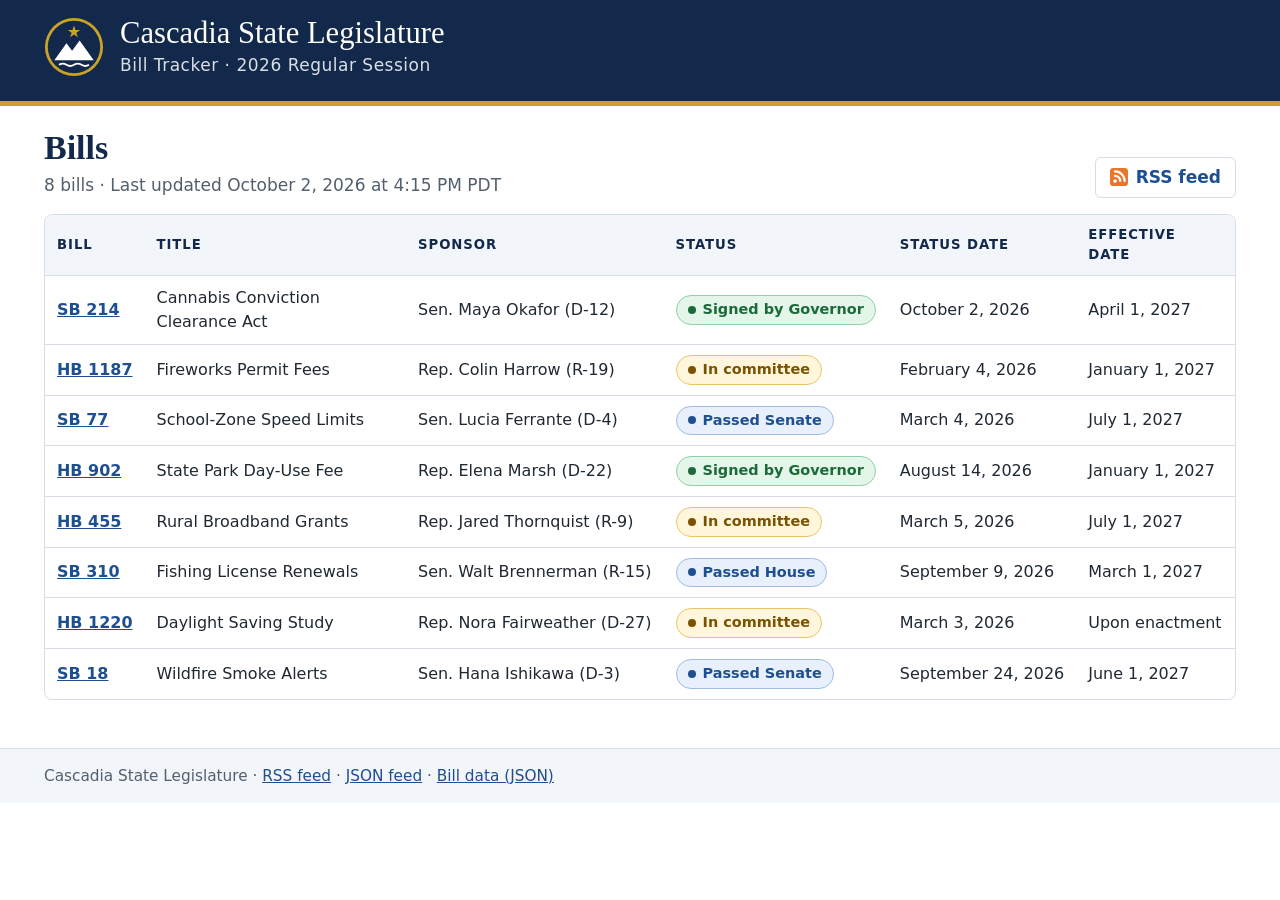
<file: index.html>
<!doctype html>
<html lang="en">
<head>
<meta charset="utf-8">
<meta name="viewport" content="width=device-width, initial-scale=1">
<title>Bill Tracker · 2026 Regular Session · Cascadia State Legislature</title>
<link rel="icon" href="data:image/svg+xml,%3Csvg%20xmlns%3D%22http%3A//www.w3.org/2000/svg%22%20viewBox%3D%220%200%2064%2064%22%20aria-hidden%3D%22true%22%3E%3Ccircle%20cx%3D%2232%22%20cy%3D%2232%22%20r%3D%2231%22%20fill%3D%22%23c9a227%22/%3E%3Ccircle%20cx%3D%2232%22%20cy%3D%2232%22%20r%3D%2228%22%20fill%3D%22%2313294b%22/%3E%3Cpolygon%20points%3D%2232%2C9%2033.57%2C13.84%2038.66%2C13.84%2034.54%2C16.83%2036.11%2C21.66%2032%2C18.67%2027.89%2C21.66%2029.46%2C16.83%2025.34%2C13.84%2030.43%2C13.84%22%20fill%3D%22%23c9a227%22/%3E%3Cpath%20d%3D%22M11%2046%2024%2028l6%208%208-11%2015%2021z%22%20fill%3D%22%23fff%22/%3E%3Cpath%20d%3D%22M16%2051q4-2.5%208%200t8%200%208%200%208%200%22%20fill%3D%22none%22%20stroke%3D%22%23fff%22%20stroke-width%3D%222%22/%3E%3C/svg%3E">
<link rel="stylesheet" href="assets/site.css">
<link rel="alternate" type="application/rss+xml" title="Cascadia Legislature · Bill Tracker" href="bills/feed.rss">
</head>
<body>
<header class="site-header">
  <div class="wrap">
    <a class="brand" href="index.html">
      <span class="seal"><svg xmlns="http://www.w3.org/2000/svg" viewBox="0 0 64 64" aria-hidden="true"><circle cx="32" cy="32" r="31" fill="#c9a227"/><circle cx="32" cy="32" r="28" fill="#13294b"/><polygon points="32,9 33.57,13.84 38.66,13.84 34.54,16.83 36.11,21.66 32,18.67 27.89,21.66 29.46,16.83 25.34,13.84 30.43,13.84" fill="#c9a227"/><path d="M11 46 24 28l6 8 8-11 15 21z" fill="#fff"/><path d="M16 51q4-2.5 8 0t8 0 8 0 8 0" fill="none" stroke="#fff" stroke-width="2"/></svg></span>
      <span>
        <span class="brand-name">Cascadia State Legislature</span>
        <span class="brand-sub">Bill Tracker · 2026 Regular Session</span>
      </span>
    </a>
  </div>
</header>
<main class="wrap">
<div class="toolbar">
  <div>
    <h1>Bills</h1>
    <p class="updated">8 bills · Last updated <time datetime="2026-10-02T16:15:44-07:00">October 2, 2026 at 4:15 PM PDT</time></p>
  </div>
  <a class="feed-link" href="bills/feed.rss"><svg viewBox="0 0 16 16" aria-hidden="true"><rect width="16" height="16" rx="3" fill="#e8772e"/><circle cx="4.5" cy="11.5" r="1.6" fill="#fff"/><path d="M4.5 7a4.5 4.5 0 0 1 4.5 4.5M4.5 3a8.5 8.5 0 0 1 8.5 8.5" fill="none" stroke="#fff" stroke-width="2" stroke-linecap="round"/></svg>RSS feed</a>
</div>
<div class="table-wrap">
  <table>
    <thead>
      <tr><th scope="col">Bill</th><th scope="col">Title</th><th scope="col">Sponsor</th><th scope="col">Status</th><th scope="col">Status date</th><th scope="col">Effective date</th></tr>
    </thead>
    <tbody>
      <tr>
        <td class="bill-id"><a href="bills/sb-214.html">SB 214</a></td>
        <td>Cannabis Conviction Clearance Act</td>
        <td class="nowrap">Sen. Maya Okafor (D-12)</td>
        <td><span class="pill pill-signed-by-governor">Signed by Governor</span></td>
        <td class="nowrap">October 2, 2026</td>
        <td class="nowrap">April 1, 2027</td>
      </tr>
      <tr>
        <td class="bill-id"><a href="bills/hb-1187.html">HB 1187</a></td>
        <td>Fireworks Permit Fees</td>
        <td class="nowrap">Rep. Colin Harrow (R-19)</td>
        <td><span class="pill pill-in-committee">In committee</span></td>
        <td class="nowrap">February 4, 2026</td>
        <td class="nowrap">January 1, 2027</td>
      </tr>
      <tr>
        <td class="bill-id"><a href="bills/sb-77.html">SB 77</a></td>
        <td>School-Zone Speed Limits</td>
        <td class="nowrap">Sen. Lucia Ferrante (D-4)</td>
        <td><span class="pill pill-passed-senate">Passed Senate</span></td>
        <td class="nowrap">March 4, 2026</td>
        <td class="nowrap">July 1, 2027</td>
      </tr>
      <tr>
        <td class="bill-id"><a href="bills/hb-902.html">HB 902</a></td>
        <td>State Park Day-Use Fee</td>
        <td class="nowrap">Rep. Elena Marsh (D-22)</td>
        <td><span class="pill pill-signed-by-governor">Signed by Governor</span></td>
        <td class="nowrap">August 14, 2026</td>
        <td class="nowrap">January 1, 2027</td>
      </tr>
      <tr>
        <td class="bill-id"><a href="bills/hb-455.html">HB 455</a></td>
        <td>Rural Broadband Grants</td>
        <td class="nowrap">Rep. Jared Thornquist (R-9)</td>
        <td><span class="pill pill-in-committee">In committee</span></td>
        <td class="nowrap">March 5, 2026</td>
        <td class="nowrap">July 1, 2027</td>
      </tr>
      <tr>
        <td class="bill-id"><a href="bills/sb-310.html">SB 310</a></td>
        <td>Fishing License Renewals</td>
        <td class="nowrap">Sen. Walt Brennerman (R-15)</td>
        <td><span class="pill pill-passed-house">Passed House</span></td>
        <td class="nowrap">September 9, 2026</td>
        <td class="nowrap">March 1, 2027</td>
      </tr>
      <tr>
        <td class="bill-id"><a href="bills/hb-1220.html">HB 1220</a></td>
        <td>Daylight Saving Study</td>
        <td class="nowrap">Rep. Nora Fairweather (D-27)</td>
        <td><span class="pill pill-in-committee">In committee</span></td>
        <td class="nowrap">March 3, 2026</td>
        <td class="nowrap">Upon enactment</td>
      </tr>
      <tr>
        <td class="bill-id"><a href="bills/sb-18.html">SB 18</a></td>
        <td>Wildfire Smoke Alerts</td>
        <td class="nowrap">Sen. Hana Ishikawa (D-3)</td>
        <td><span class="pill pill-passed-senate">Passed Senate</span></td>
        <td class="nowrap">September 24, 2026</td>
        <td class="nowrap">June 1, 2027</td>
      </tr>
    </tbody>
  </table>
</div>
</main>
<footer class="site-footer">
  <div class="wrap">
    <p>Cascadia State Legislature · <a href="bills/feed.rss">RSS feed</a> · <a href="bills/feed.json">JSON feed</a> · <a href="bills/index.json">Bill data (JSON)</a></p>
  </div>
</footer>
</body>
</html>
</file>
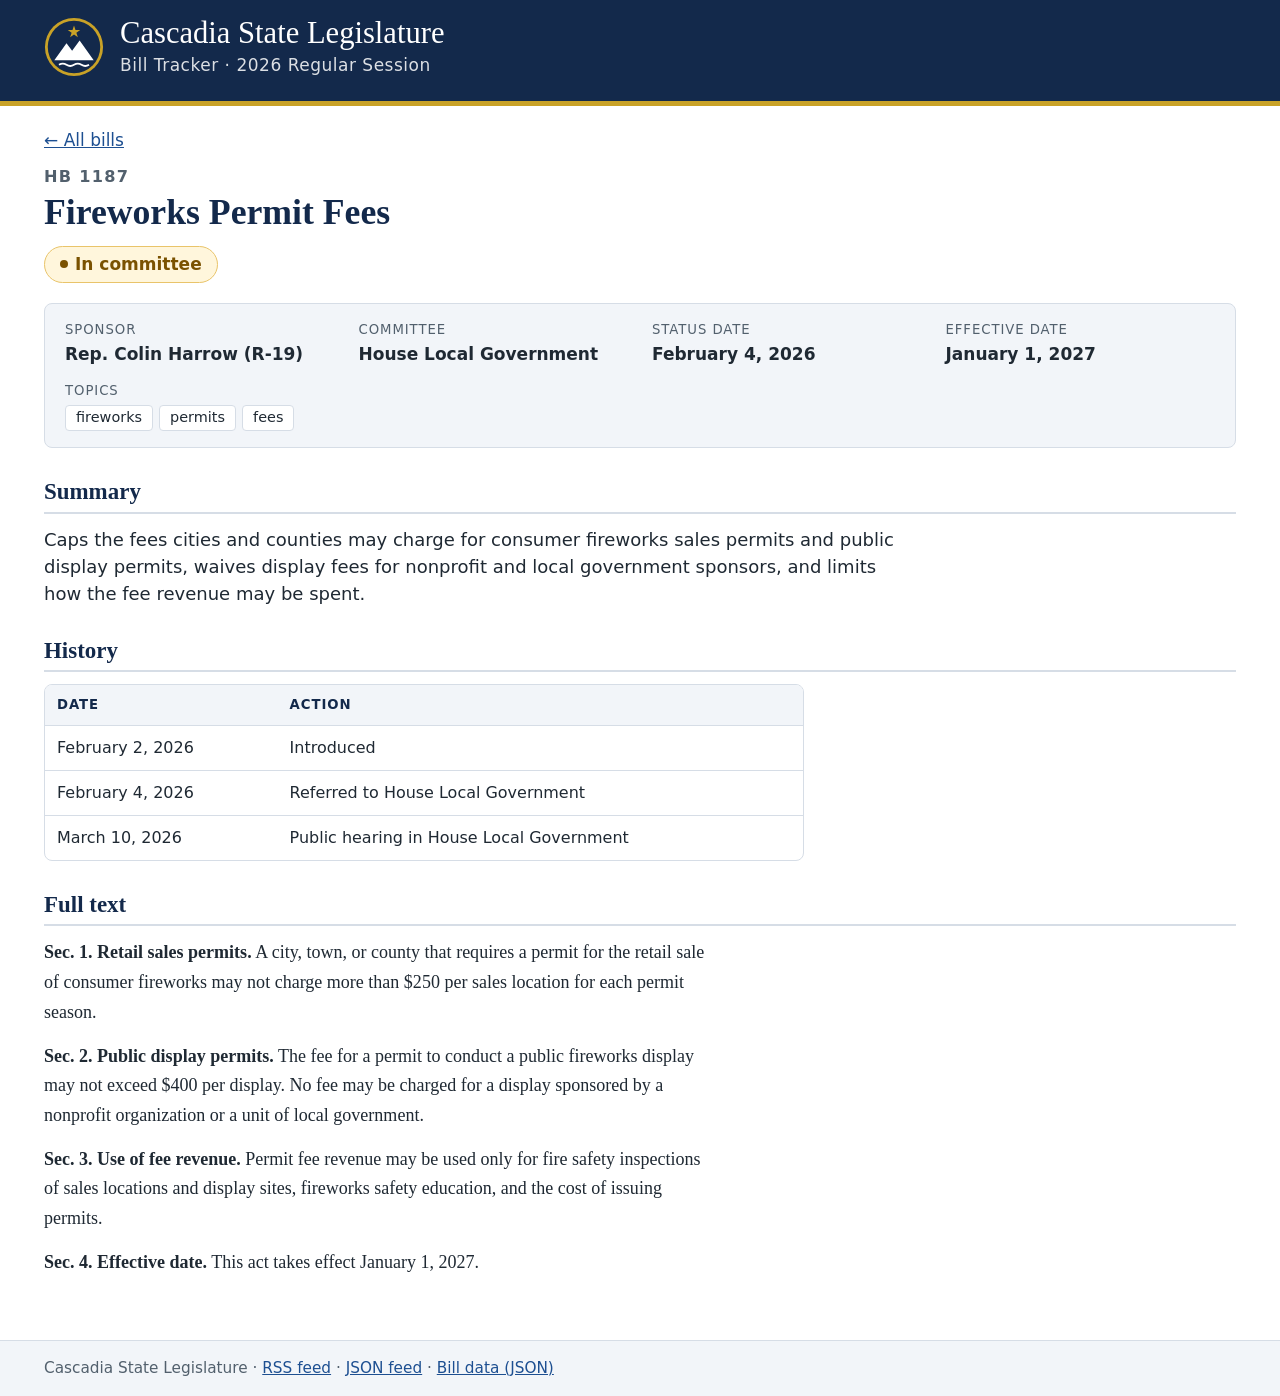
<file: bills/hb-1187.html>
<!doctype html>
<html lang="en">
<head>
<meta charset="utf-8">
<meta name="viewport" content="width=device-width, initial-scale=1">
<title>HB 1187 · Fireworks Permit Fees · Cascadia State Legislature</title>
<link rel="icon" href="data:image/svg+xml,%3Csvg%20xmlns%3D%22http%3A//www.w3.org/2000/svg%22%20viewBox%3D%220%200%2064%2064%22%20aria-hidden%3D%22true%22%3E%3Ccircle%20cx%3D%2232%22%20cy%3D%2232%22%20r%3D%2231%22%20fill%3D%22%23c9a227%22/%3E%3Ccircle%20cx%3D%2232%22%20cy%3D%2232%22%20r%3D%2228%22%20fill%3D%22%2313294b%22/%3E%3Cpolygon%20points%3D%2232%2C9%2033.57%2C13.84%2038.66%2C13.84%2034.54%2C16.83%2036.11%2C21.66%2032%2C18.67%2027.89%2C21.66%2029.46%2C16.83%2025.34%2C13.84%2030.43%2C13.84%22%20fill%3D%22%23c9a227%22/%3E%3Cpath%20d%3D%22M11%2046%2024%2028l6%208%208-11%2015%2021z%22%20fill%3D%22%23fff%22/%3E%3Cpath%20d%3D%22M16%2051q4-2.5%208%200t8%200%208%200%208%200%22%20fill%3D%22none%22%20stroke%3D%22%23fff%22%20stroke-width%3D%222%22/%3E%3C/svg%3E">
<link rel="stylesheet" href="../assets/site.css">
<link rel="alternate" type="application/rss+xml" title="Cascadia Legislature · Bill Tracker" href="../bills/feed.rss">
</head>
<body>
<header class="site-header">
  <div class="wrap">
    <a class="brand" href="../index.html">
      <span class="seal"><svg xmlns="http://www.w3.org/2000/svg" viewBox="0 0 64 64" aria-hidden="true"><circle cx="32" cy="32" r="31" fill="#c9a227"/><circle cx="32" cy="32" r="28" fill="#13294b"/><polygon points="32,9 33.57,13.84 38.66,13.84 34.54,16.83 36.11,21.66 32,18.67 27.89,21.66 29.46,16.83 25.34,13.84 30.43,13.84" fill="#c9a227"/><path d="M11 46 24 28l6 8 8-11 15 21z" fill="#fff"/><path d="M16 51q4-2.5 8 0t8 0 8 0 8 0" fill="none" stroke="#fff" stroke-width="2"/></svg></span>
      <span>
        <span class="brand-name">Cascadia State Legislature</span>
        <span class="brand-sub">Bill Tracker · 2026 Regular Session</span>
      </span>
    </a>
  </div>
</header>
<main class="wrap">
<p class="crumbs"><a href="../index.html">← All bills</a></p>
<h1 class="bill-title"><span class="eyebrow">HB 1187</span> Fireworks Permit Fees</h1>
<p class="status-line"><span class="pill pill-in-committee">In committee</span></p>
<dl class="meta">
  <div><dt>Sponsor</dt><dd>Rep. Colin Harrow (R-19)</dd></div>
  <div><dt>Committee</dt><dd>House Local Government</dd></div>
  <div><dt>Status date</dt><dd>February 4, 2026</dd></div>
  <div><dt>Effective date</dt><dd>January 1, 2027</dd></div>
  <div class="topics"><dt>Topics</dt><dd><ul class="tags"><li>fireworks</li><li>permits</li><li>fees</li></ul></dd></div>
</dl>
<h2>Summary</h2>
<p class="summary">Caps the fees cities and counties may charge for consumer fireworks sales permits and public display permits, waives display fees for nonprofit and local government sponsors, and limits how the fee revenue may be spent.</p>
<h2>History</h2>
<div class="table-wrap history">
  <table>
    <thead><tr><th scope="col">Date</th><th scope="col">Action</th></tr></thead>
    <tbody>
      <tr><td class="nowrap">February 2, 2026</td><td>Introduced</td></tr>
      <tr><td class="nowrap">February 4, 2026</td><td>Referred to House Local Government</td></tr>
      <tr><td class="nowrap">March 10, 2026</td><td>Public hearing in House Local Government</td></tr>
    </tbody>
  </table>
</div>
<h2>Full text</h2>
<div class="full-text">
  <p id="sec-1"><strong>Sec. 1. Retail sales permits.</strong> A city, town, or county that requires a permit for the retail sale of consumer fireworks may not charge more than $250 per sales location for each permit season.</p>
  <p id="sec-2"><strong>Sec. 2. Public display permits.</strong> The fee for a permit to conduct a public fireworks display may not exceed $400 per display. No fee may be charged for a display sponsored by a nonprofit organization or a unit of local government.</p>
  <p id="sec-3"><strong>Sec. 3. Use of fee revenue.</strong> Permit fee revenue may be used only for fire safety inspections of sales locations and display sites, fireworks safety education, and the cost of issuing permits.</p>
  <p id="sec-4"><strong>Sec. 4. Effective date.</strong> This act takes effect January 1, 2027.</p>
</div>
</main>
<footer class="site-footer">
  <div class="wrap">
    <p>Cascadia State Legislature · <a href="../bills/feed.rss">RSS feed</a> · <a href="../bills/feed.json">JSON feed</a> · <a href="../bills/index.json">Bill data (JSON)</a></p>
  </div>
</footer>
</body>
</html>
</file>
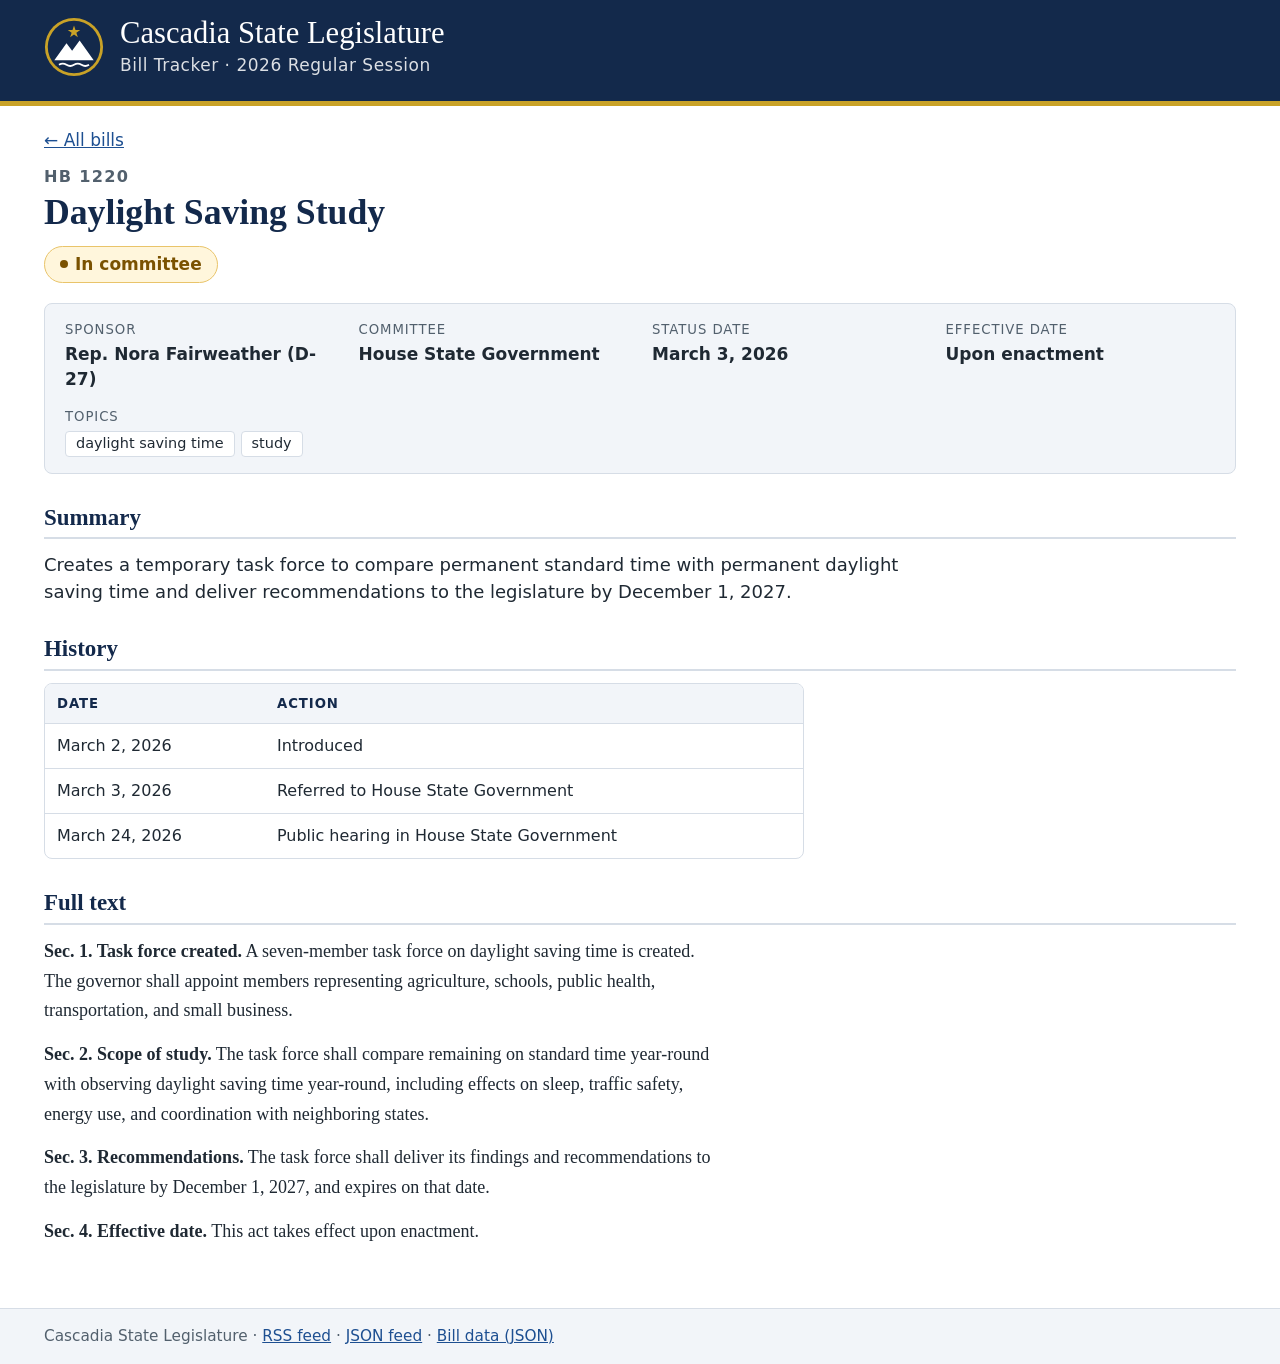
<file: bills/hb-1220.html>
<!doctype html>
<html lang="en">
<head>
<meta charset="utf-8">
<meta name="viewport" content="width=device-width, initial-scale=1">
<title>HB 1220 · Daylight Saving Study · Cascadia State Legislature</title>
<link rel="icon" href="data:image/svg+xml,%3Csvg%20xmlns%3D%22http%3A//www.w3.org/2000/svg%22%20viewBox%3D%220%200%2064%2064%22%20aria-hidden%3D%22true%22%3E%3Ccircle%20cx%3D%2232%22%20cy%3D%2232%22%20r%3D%2231%22%20fill%3D%22%23c9a227%22/%3E%3Ccircle%20cx%3D%2232%22%20cy%3D%2232%22%20r%3D%2228%22%20fill%3D%22%2313294b%22/%3E%3Cpolygon%20points%3D%2232%2C9%2033.57%2C13.84%2038.66%2C13.84%2034.54%2C16.83%2036.11%2C21.66%2032%2C18.67%2027.89%2C21.66%2029.46%2C16.83%2025.34%2C13.84%2030.43%2C13.84%22%20fill%3D%22%23c9a227%22/%3E%3Cpath%20d%3D%22M11%2046%2024%2028l6%208%208-11%2015%2021z%22%20fill%3D%22%23fff%22/%3E%3Cpath%20d%3D%22M16%2051q4-2.5%208%200t8%200%208%200%208%200%22%20fill%3D%22none%22%20stroke%3D%22%23fff%22%20stroke-width%3D%222%22/%3E%3C/svg%3E">
<link rel="stylesheet" href="../assets/site.css">
<link rel="alternate" type="application/rss+xml" title="Cascadia Legislature · Bill Tracker" href="../bills/feed.rss">
</head>
<body>
<header class="site-header">
  <div class="wrap">
    <a class="brand" href="../index.html">
      <span class="seal"><svg xmlns="http://www.w3.org/2000/svg" viewBox="0 0 64 64" aria-hidden="true"><circle cx="32" cy="32" r="31" fill="#c9a227"/><circle cx="32" cy="32" r="28" fill="#13294b"/><polygon points="32,9 33.57,13.84 38.66,13.84 34.54,16.83 36.11,21.66 32,18.67 27.89,21.66 29.46,16.83 25.34,13.84 30.43,13.84" fill="#c9a227"/><path d="M11 46 24 28l6 8 8-11 15 21z" fill="#fff"/><path d="M16 51q4-2.5 8 0t8 0 8 0 8 0" fill="none" stroke="#fff" stroke-width="2"/></svg></span>
      <span>
        <span class="brand-name">Cascadia State Legislature</span>
        <span class="brand-sub">Bill Tracker · 2026 Regular Session</span>
      </span>
    </a>
  </div>
</header>
<main class="wrap">
<p class="crumbs"><a href="../index.html">← All bills</a></p>
<h1 class="bill-title"><span class="eyebrow">HB 1220</span> Daylight Saving Study</h1>
<p class="status-line"><span class="pill pill-in-committee">In committee</span></p>
<dl class="meta">
  <div><dt>Sponsor</dt><dd>Rep. Nora Fairweather (D-27)</dd></div>
  <div><dt>Committee</dt><dd>House State Government</dd></div>
  <div><dt>Status date</dt><dd>March 3, 2026</dd></div>
  <div><dt>Effective date</dt><dd>Upon enactment</dd></div>
  <div class="topics"><dt>Topics</dt><dd><ul class="tags"><li>daylight saving time</li><li>study</li></ul></dd></div>
</dl>
<h2>Summary</h2>
<p class="summary">Creates a temporary task force to compare permanent standard time with permanent daylight saving time and deliver recommendations to the legislature by December 1, 2027.</p>
<h2>History</h2>
<div class="table-wrap history">
  <table>
    <thead><tr><th scope="col">Date</th><th scope="col">Action</th></tr></thead>
    <tbody>
      <tr><td class="nowrap">March 2, 2026</td><td>Introduced</td></tr>
      <tr><td class="nowrap">March 3, 2026</td><td>Referred to House State Government</td></tr>
      <tr><td class="nowrap">March 24, 2026</td><td>Public hearing in House State Government</td></tr>
    </tbody>
  </table>
</div>
<h2>Full text</h2>
<div class="full-text">
  <p id="sec-1"><strong>Sec. 1. Task force created.</strong> A seven-member task force on daylight saving time is created. The governor shall appoint members representing agriculture, schools, public health, transportation, and small business.</p>
  <p id="sec-2"><strong>Sec. 2. Scope of study.</strong> The task force shall compare remaining on standard time year-round with observing daylight saving time year-round, including effects on sleep, traffic safety, energy use, and coordination with neighboring states.</p>
  <p id="sec-3"><strong>Sec. 3. Recommendations.</strong> The task force shall deliver its findings and recommendations to the legislature by December 1, 2027, and expires on that date.</p>
  <p id="sec-4"><strong>Sec. 4. Effective date.</strong> This act takes effect upon enactment.</p>
</div>
</main>
<footer class="site-footer">
  <div class="wrap">
    <p>Cascadia State Legislature · <a href="../bills/feed.rss">RSS feed</a> · <a href="../bills/feed.json">JSON feed</a> · <a href="../bills/index.json">Bill data (JSON)</a></p>
  </div>
</footer>
</body>
</html>
</file>
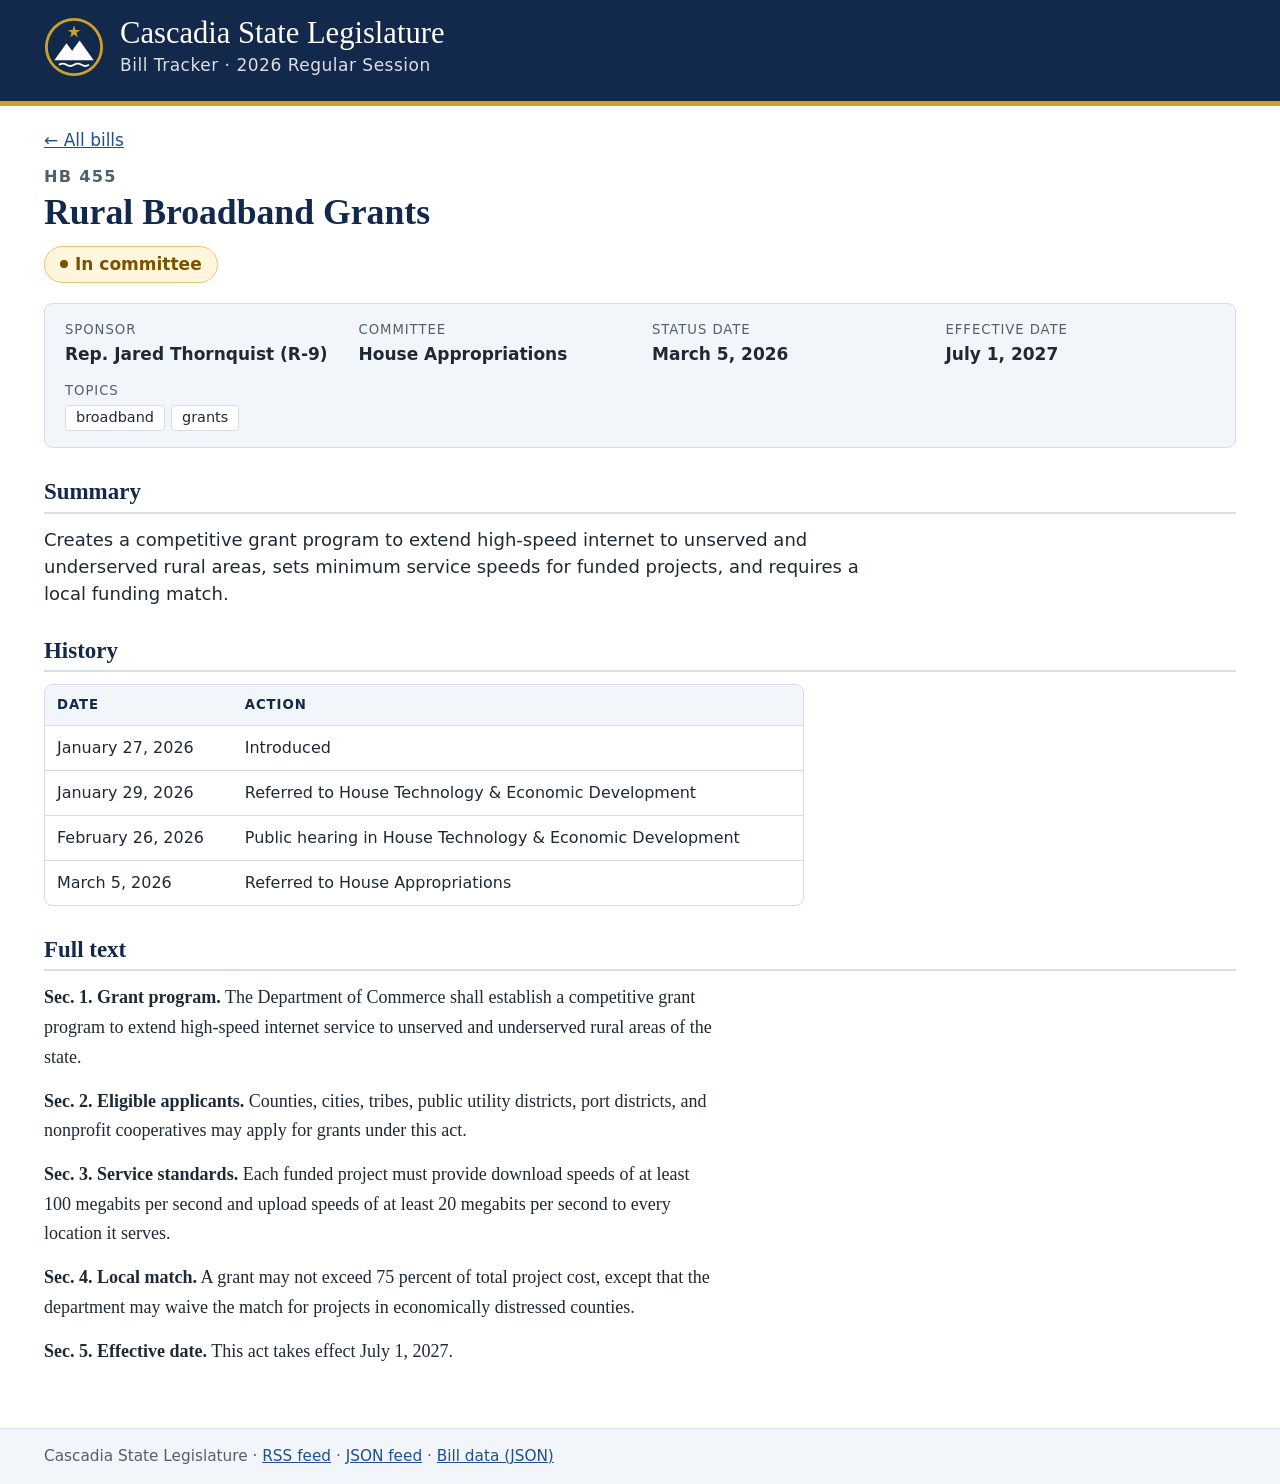
<file: bills/hb-455.html>
<!doctype html>
<html lang="en">
<head>
<meta charset="utf-8">
<meta name="viewport" content="width=device-width, initial-scale=1">
<title>HB 455 · Rural Broadband Grants · Cascadia State Legislature</title>
<link rel="icon" href="data:image/svg+xml,%3Csvg%20xmlns%3D%22http%3A//www.w3.org/2000/svg%22%20viewBox%3D%220%200%2064%2064%22%20aria-hidden%3D%22true%22%3E%3Ccircle%20cx%3D%2232%22%20cy%3D%2232%22%20r%3D%2231%22%20fill%3D%22%23c9a227%22/%3E%3Ccircle%20cx%3D%2232%22%20cy%3D%2232%22%20r%3D%2228%22%20fill%3D%22%2313294b%22/%3E%3Cpolygon%20points%3D%2232%2C9%2033.57%2C13.84%2038.66%2C13.84%2034.54%2C16.83%2036.11%2C21.66%2032%2C18.67%2027.89%2C21.66%2029.46%2C16.83%2025.34%2C13.84%2030.43%2C13.84%22%20fill%3D%22%23c9a227%22/%3E%3Cpath%20d%3D%22M11%2046%2024%2028l6%208%208-11%2015%2021z%22%20fill%3D%22%23fff%22/%3E%3Cpath%20d%3D%22M16%2051q4-2.5%208%200t8%200%208%200%208%200%22%20fill%3D%22none%22%20stroke%3D%22%23fff%22%20stroke-width%3D%222%22/%3E%3C/svg%3E">
<link rel="stylesheet" href="../assets/site.css">
<link rel="alternate" type="application/rss+xml" title="Cascadia Legislature · Bill Tracker" href="../bills/feed.rss">
</head>
<body>
<header class="site-header">
  <div class="wrap">
    <a class="brand" href="../index.html">
      <span class="seal"><svg xmlns="http://www.w3.org/2000/svg" viewBox="0 0 64 64" aria-hidden="true"><circle cx="32" cy="32" r="31" fill="#c9a227"/><circle cx="32" cy="32" r="28" fill="#13294b"/><polygon points="32,9 33.57,13.84 38.66,13.84 34.54,16.83 36.11,21.66 32,18.67 27.89,21.66 29.46,16.83 25.34,13.84 30.43,13.84" fill="#c9a227"/><path d="M11 46 24 28l6 8 8-11 15 21z" fill="#fff"/><path d="M16 51q4-2.5 8 0t8 0 8 0 8 0" fill="none" stroke="#fff" stroke-width="2"/></svg></span>
      <span>
        <span class="brand-name">Cascadia State Legislature</span>
        <span class="brand-sub">Bill Tracker · 2026 Regular Session</span>
      </span>
    </a>
  </div>
</header>
<main class="wrap">
<p class="crumbs"><a href="../index.html">← All bills</a></p>
<h1 class="bill-title"><span class="eyebrow">HB 455</span> Rural Broadband Grants</h1>
<p class="status-line"><span class="pill pill-in-committee">In committee</span></p>
<dl class="meta">
  <div><dt>Sponsor</dt><dd>Rep. Jared Thornquist (R-9)</dd></div>
  <div><dt>Committee</dt><dd>House Appropriations</dd></div>
  <div><dt>Status date</dt><dd>March 5, 2026</dd></div>
  <div><dt>Effective date</dt><dd>July 1, 2027</dd></div>
  <div class="topics"><dt>Topics</dt><dd><ul class="tags"><li>broadband</li><li>grants</li></ul></dd></div>
</dl>
<h2>Summary</h2>
<p class="summary">Creates a competitive grant program to extend high-speed internet to unserved and underserved rural areas, sets minimum service speeds for funded projects, and requires a local funding match.</p>
<h2>History</h2>
<div class="table-wrap history">
  <table>
    <thead><tr><th scope="col">Date</th><th scope="col">Action</th></tr></thead>
    <tbody>
      <tr><td class="nowrap">January 27, 2026</td><td>Introduced</td></tr>
      <tr><td class="nowrap">January 29, 2026</td><td>Referred to House Technology &amp; Economic Development</td></tr>
      <tr><td class="nowrap">February 26, 2026</td><td>Public hearing in House Technology &amp; Economic Development</td></tr>
      <tr><td class="nowrap">March 5, 2026</td><td>Referred to House Appropriations</td></tr>
    </tbody>
  </table>
</div>
<h2>Full text</h2>
<div class="full-text">
  <p id="sec-1"><strong>Sec. 1. Grant program.</strong> The Department of Commerce shall establish a competitive grant program to extend high-speed internet service to unserved and underserved rural areas of the state.</p>
  <p id="sec-2"><strong>Sec. 2. Eligible applicants.</strong> Counties, cities, tribes, public utility districts, port districts, and nonprofit cooperatives may apply for grants under this act.</p>
  <p id="sec-3"><strong>Sec. 3. Service standards.</strong> Each funded project must provide download speeds of at least 100 megabits per second and upload speeds of at least 20 megabits per second to every location it serves.</p>
  <p id="sec-4"><strong>Sec. 4. Local match.</strong> A grant may not exceed 75 percent of total project cost, except that the department may waive the match for projects in economically distressed counties.</p>
  <p id="sec-5"><strong>Sec. 5. Effective date.</strong> This act takes effect July 1, 2027.</p>
</div>
</main>
<footer class="site-footer">
  <div class="wrap">
    <p>Cascadia State Legislature · <a href="../bills/feed.rss">RSS feed</a> · <a href="../bills/feed.json">JSON feed</a> · <a href="../bills/index.json">Bill data (JSON)</a></p>
  </div>
</footer>
</body>
</html>
</file>
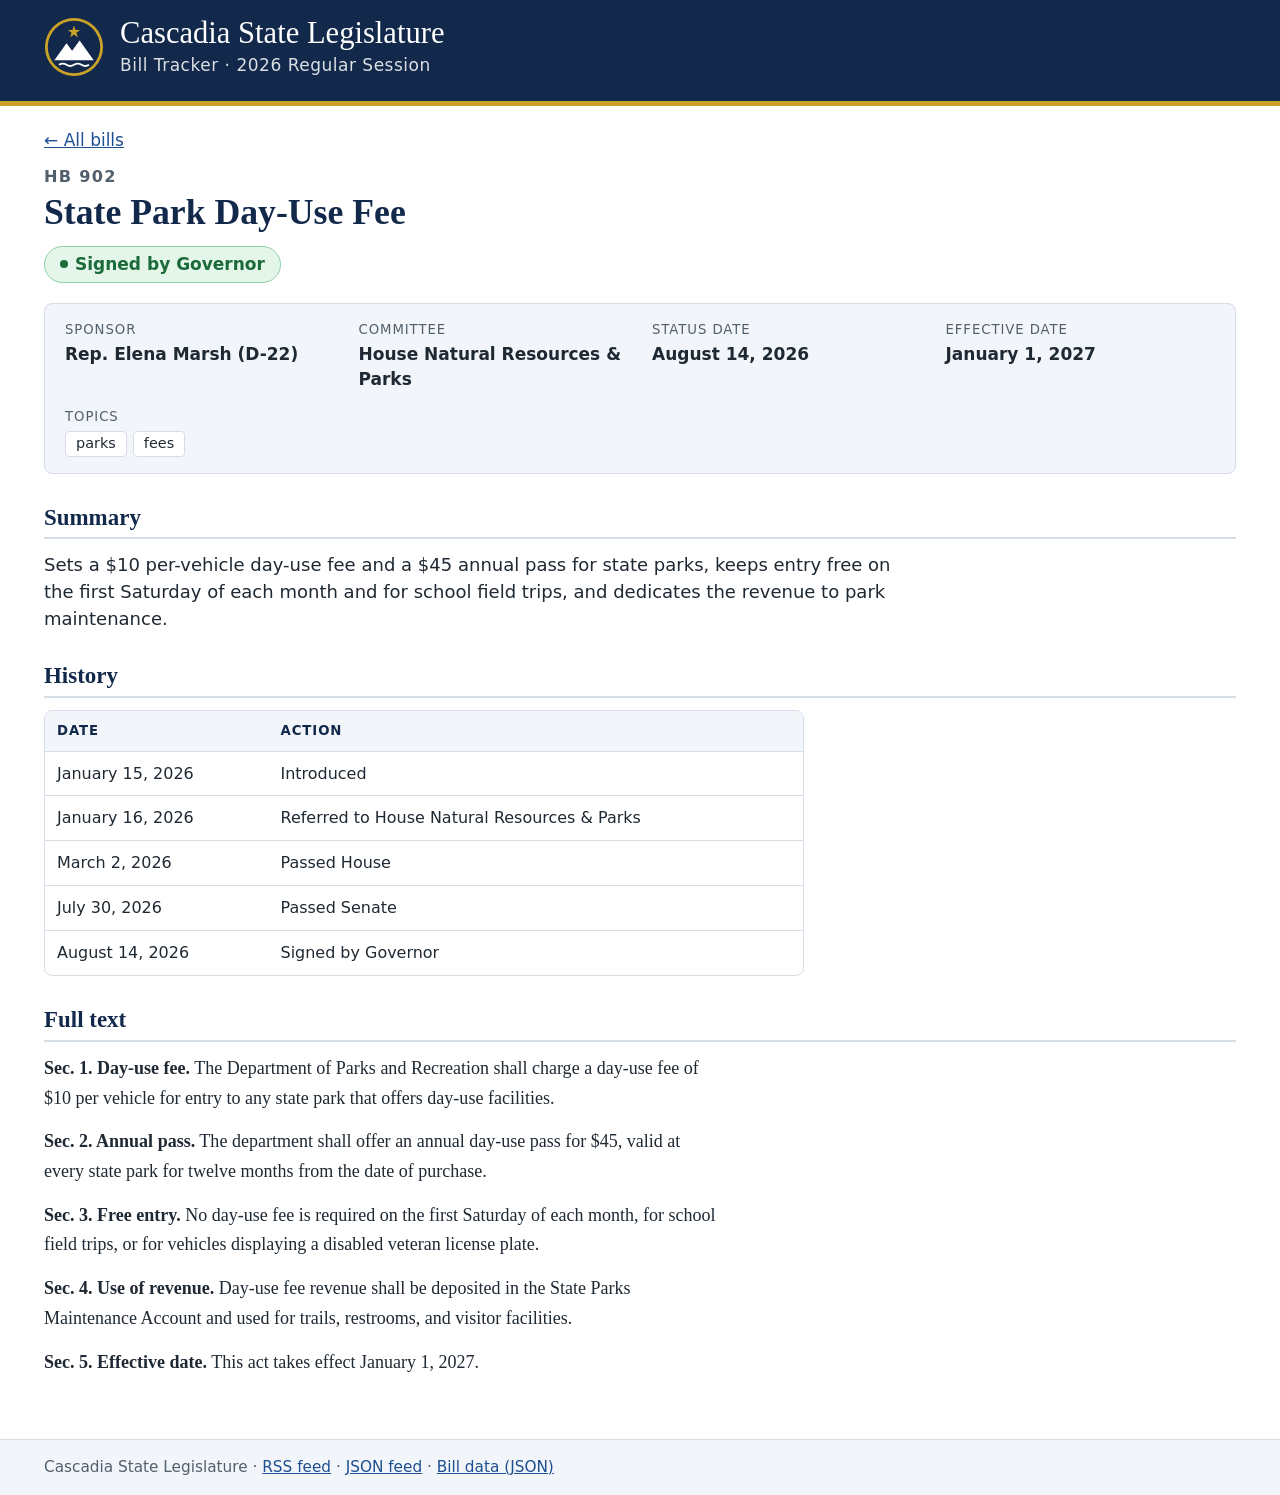
<file: bills/hb-902.html>
<!doctype html>
<html lang="en">
<head>
<meta charset="utf-8">
<meta name="viewport" content="width=device-width, initial-scale=1">
<title>HB 902 · State Park Day-Use Fee · Cascadia State Legislature</title>
<link rel="icon" href="data:image/svg+xml,%3Csvg%20xmlns%3D%22http%3A//www.w3.org/2000/svg%22%20viewBox%3D%220%200%2064%2064%22%20aria-hidden%3D%22true%22%3E%3Ccircle%20cx%3D%2232%22%20cy%3D%2232%22%20r%3D%2231%22%20fill%3D%22%23c9a227%22/%3E%3Ccircle%20cx%3D%2232%22%20cy%3D%2232%22%20r%3D%2228%22%20fill%3D%22%2313294b%22/%3E%3Cpolygon%20points%3D%2232%2C9%2033.57%2C13.84%2038.66%2C13.84%2034.54%2C16.83%2036.11%2C21.66%2032%2C18.67%2027.89%2C21.66%2029.46%2C16.83%2025.34%2C13.84%2030.43%2C13.84%22%20fill%3D%22%23c9a227%22/%3E%3Cpath%20d%3D%22M11%2046%2024%2028l6%208%208-11%2015%2021z%22%20fill%3D%22%23fff%22/%3E%3Cpath%20d%3D%22M16%2051q4-2.5%208%200t8%200%208%200%208%200%22%20fill%3D%22none%22%20stroke%3D%22%23fff%22%20stroke-width%3D%222%22/%3E%3C/svg%3E">
<link rel="stylesheet" href="../assets/site.css">
<link rel="alternate" type="application/rss+xml" title="Cascadia Legislature · Bill Tracker" href="../bills/feed.rss">
</head>
<body>
<header class="site-header">
  <div class="wrap">
    <a class="brand" href="../index.html">
      <span class="seal"><svg xmlns="http://www.w3.org/2000/svg" viewBox="0 0 64 64" aria-hidden="true"><circle cx="32" cy="32" r="31" fill="#c9a227"/><circle cx="32" cy="32" r="28" fill="#13294b"/><polygon points="32,9 33.57,13.84 38.66,13.84 34.54,16.83 36.11,21.66 32,18.67 27.89,21.66 29.46,16.83 25.34,13.84 30.43,13.84" fill="#c9a227"/><path d="M11 46 24 28l6 8 8-11 15 21z" fill="#fff"/><path d="M16 51q4-2.5 8 0t8 0 8 0 8 0" fill="none" stroke="#fff" stroke-width="2"/></svg></span>
      <span>
        <span class="brand-name">Cascadia State Legislature</span>
        <span class="brand-sub">Bill Tracker · 2026 Regular Session</span>
      </span>
    </a>
  </div>
</header>
<main class="wrap">
<p class="crumbs"><a href="../index.html">← All bills</a></p>
<h1 class="bill-title"><span class="eyebrow">HB 902</span> State Park Day-Use Fee</h1>
<p class="status-line"><span class="pill pill-signed-by-governor">Signed by Governor</span></p>
<dl class="meta">
  <div><dt>Sponsor</dt><dd>Rep. Elena Marsh (D-22)</dd></div>
  <div><dt>Committee</dt><dd>House Natural Resources &amp; Parks</dd></div>
  <div><dt>Status date</dt><dd>August 14, 2026</dd></div>
  <div><dt>Effective date</dt><dd>January 1, 2027</dd></div>
  <div class="topics"><dt>Topics</dt><dd><ul class="tags"><li>parks</li><li>fees</li></ul></dd></div>
</dl>
<h2>Summary</h2>
<p class="summary">Sets a $10 per-vehicle day-use fee and a $45 annual pass for state parks, keeps entry free on the first Saturday of each month and for school field trips, and dedicates the revenue to park maintenance.</p>
<h2>History</h2>
<div class="table-wrap history">
  <table>
    <thead><tr><th scope="col">Date</th><th scope="col">Action</th></tr></thead>
    <tbody>
      <tr><td class="nowrap">January 15, 2026</td><td>Introduced</td></tr>
      <tr><td class="nowrap">January 16, 2026</td><td>Referred to House Natural Resources &amp; Parks</td></tr>
      <tr><td class="nowrap">March 2, 2026</td><td>Passed House</td></tr>
      <tr><td class="nowrap">July 30, 2026</td><td>Passed Senate</td></tr>
      <tr><td class="nowrap">August 14, 2026</td><td>Signed by Governor</td></tr>
    </tbody>
  </table>
</div>
<h2>Full text</h2>
<div class="full-text">
  <p id="sec-1"><strong>Sec. 1. Day-use fee.</strong> The Department of Parks and Recreation shall charge a day-use fee of $10 per vehicle for entry to any state park that offers day-use facilities.</p>
  <p id="sec-2"><strong>Sec. 2. Annual pass.</strong> The department shall offer an annual day-use pass for $45, valid at every state park for twelve months from the date of purchase.</p>
  <p id="sec-3"><strong>Sec. 3. Free entry.</strong> No day-use fee is required on the first Saturday of each month, for school field trips, or for vehicles displaying a disabled veteran license plate.</p>
  <p id="sec-4"><strong>Sec. 4. Use of revenue.</strong> Day-use fee revenue shall be deposited in the State Parks Maintenance Account and used for trails, restrooms, and visitor facilities.</p>
  <p id="sec-5"><strong>Sec. 5. Effective date.</strong> This act takes effect January 1, 2027.</p>
</div>
</main>
<footer class="site-footer">
  <div class="wrap">
    <p>Cascadia State Legislature · <a href="../bills/feed.rss">RSS feed</a> · <a href="../bills/feed.json">JSON feed</a> · <a href="../bills/index.json">Bill data (JSON)</a></p>
  </div>
</footer>
</body>
</html>
</file>
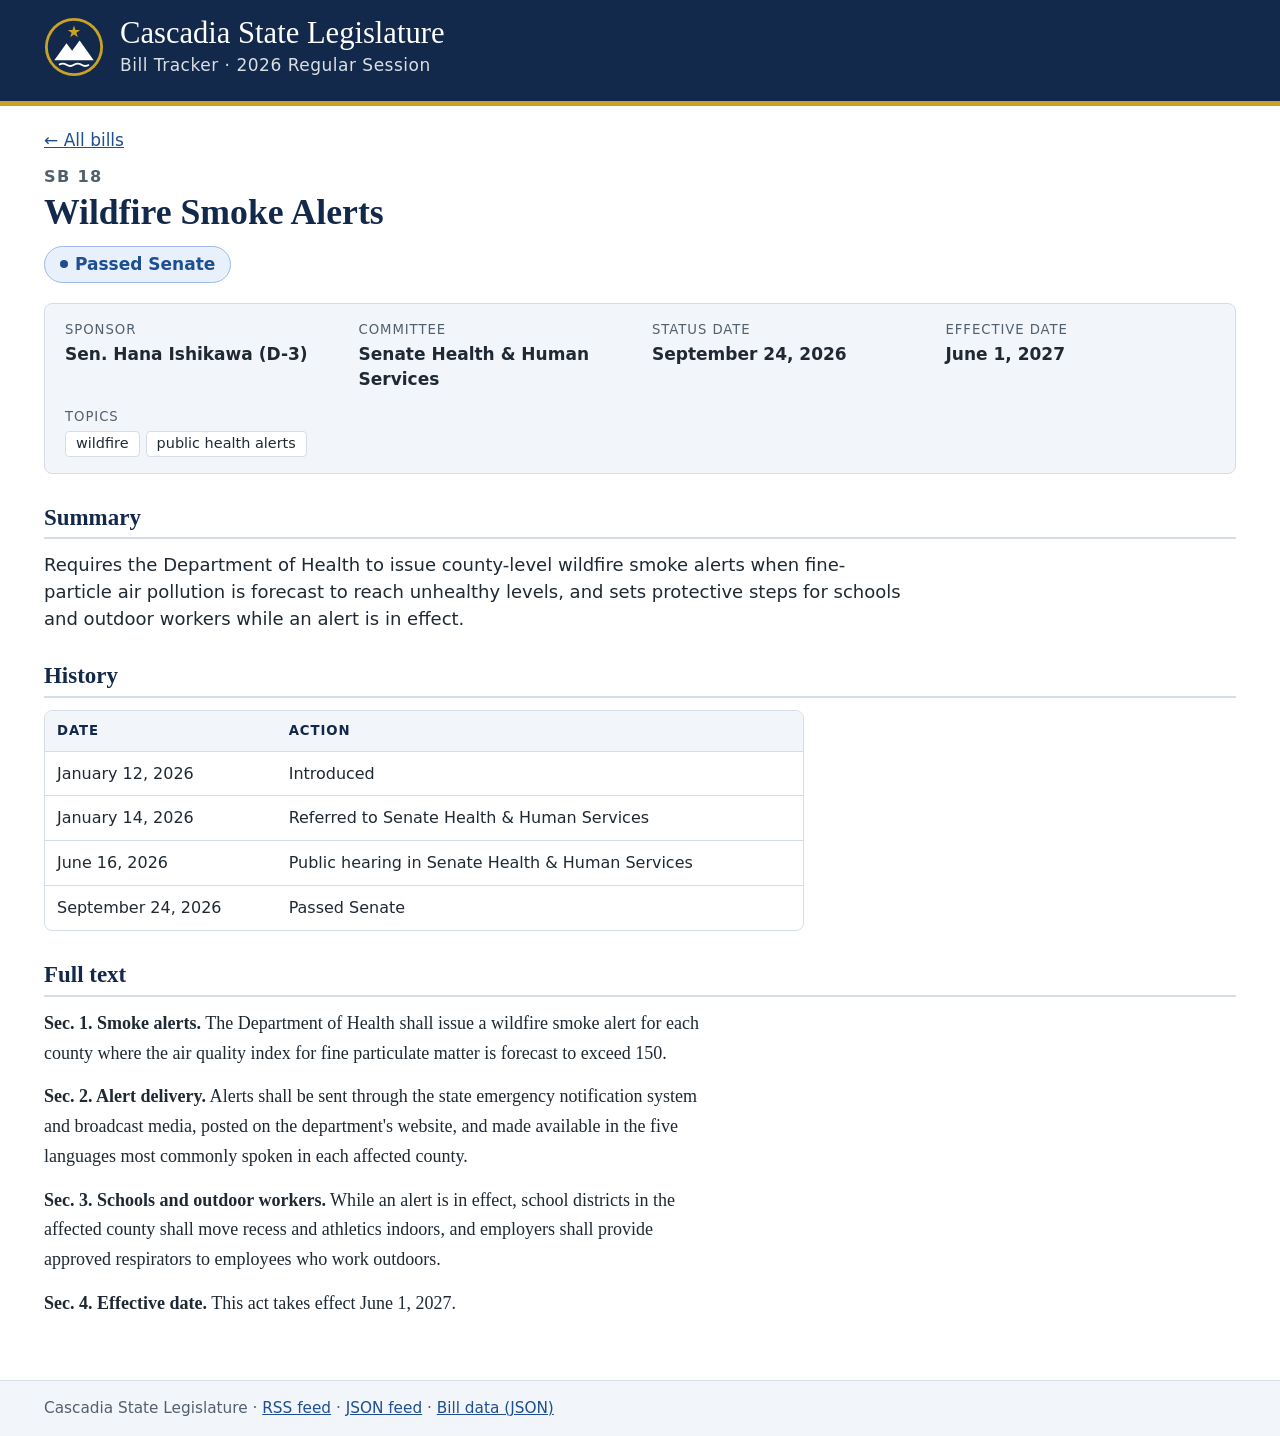
<file: bills/sb-18.html>
<!doctype html>
<html lang="en">
<head>
<meta charset="utf-8">
<meta name="viewport" content="width=device-width, initial-scale=1">
<title>SB 18 · Wildfire Smoke Alerts · Cascadia State Legislature</title>
<link rel="icon" href="data:image/svg+xml,%3Csvg%20xmlns%3D%22http%3A//www.w3.org/2000/svg%22%20viewBox%3D%220%200%2064%2064%22%20aria-hidden%3D%22true%22%3E%3Ccircle%20cx%3D%2232%22%20cy%3D%2232%22%20r%3D%2231%22%20fill%3D%22%23c9a227%22/%3E%3Ccircle%20cx%3D%2232%22%20cy%3D%2232%22%20r%3D%2228%22%20fill%3D%22%2313294b%22/%3E%3Cpolygon%20points%3D%2232%2C9%2033.57%2C13.84%2038.66%2C13.84%2034.54%2C16.83%2036.11%2C21.66%2032%2C18.67%2027.89%2C21.66%2029.46%2C16.83%2025.34%2C13.84%2030.43%2C13.84%22%20fill%3D%22%23c9a227%22/%3E%3Cpath%20d%3D%22M11%2046%2024%2028l6%208%208-11%2015%2021z%22%20fill%3D%22%23fff%22/%3E%3Cpath%20d%3D%22M16%2051q4-2.5%208%200t8%200%208%200%208%200%22%20fill%3D%22none%22%20stroke%3D%22%23fff%22%20stroke-width%3D%222%22/%3E%3C/svg%3E">
<link rel="stylesheet" href="../assets/site.css">
<link rel="alternate" type="application/rss+xml" title="Cascadia Legislature · Bill Tracker" href="../bills/feed.rss">
</head>
<body>
<header class="site-header">
  <div class="wrap">
    <a class="brand" href="../index.html">
      <span class="seal"><svg xmlns="http://www.w3.org/2000/svg" viewBox="0 0 64 64" aria-hidden="true"><circle cx="32" cy="32" r="31" fill="#c9a227"/><circle cx="32" cy="32" r="28" fill="#13294b"/><polygon points="32,9 33.57,13.84 38.66,13.84 34.54,16.83 36.11,21.66 32,18.67 27.89,21.66 29.46,16.83 25.34,13.84 30.43,13.84" fill="#c9a227"/><path d="M11 46 24 28l6 8 8-11 15 21z" fill="#fff"/><path d="M16 51q4-2.5 8 0t8 0 8 0 8 0" fill="none" stroke="#fff" stroke-width="2"/></svg></span>
      <span>
        <span class="brand-name">Cascadia State Legislature</span>
        <span class="brand-sub">Bill Tracker · 2026 Regular Session</span>
      </span>
    </a>
  </div>
</header>
<main class="wrap">
<p class="crumbs"><a href="../index.html">← All bills</a></p>
<h1 class="bill-title"><span class="eyebrow">SB 18</span> Wildfire Smoke Alerts</h1>
<p class="status-line"><span class="pill pill-passed-senate">Passed Senate</span></p>
<dl class="meta">
  <div><dt>Sponsor</dt><dd>Sen. Hana Ishikawa (D-3)</dd></div>
  <div><dt>Committee</dt><dd>Senate Health &amp; Human Services</dd></div>
  <div><dt>Status date</dt><dd>September 24, 2026</dd></div>
  <div><dt>Effective date</dt><dd>June 1, 2027</dd></div>
  <div class="topics"><dt>Topics</dt><dd><ul class="tags"><li>wildfire</li><li>public health alerts</li></ul></dd></div>
</dl>
<h2>Summary</h2>
<p class="summary">Requires the Department of Health to issue county-level wildfire smoke alerts when fine-particle air pollution is forecast to reach unhealthy levels, and sets protective steps for schools and outdoor workers while an alert is in effect.</p>
<h2>History</h2>
<div class="table-wrap history">
  <table>
    <thead><tr><th scope="col">Date</th><th scope="col">Action</th></tr></thead>
    <tbody>
      <tr><td class="nowrap">January 12, 2026</td><td>Introduced</td></tr>
      <tr><td class="nowrap">January 14, 2026</td><td>Referred to Senate Health &amp; Human Services</td></tr>
      <tr><td class="nowrap">June 16, 2026</td><td>Public hearing in Senate Health &amp; Human Services</td></tr>
      <tr><td class="nowrap">September 24, 2026</td><td>Passed Senate</td></tr>
    </tbody>
  </table>
</div>
<h2>Full text</h2>
<div class="full-text">
  <p id="sec-1"><strong>Sec. 1. Smoke alerts.</strong> The Department of Health shall issue a wildfire smoke alert for each county where the air quality index for fine particulate matter is forecast to exceed 150.</p>
  <p id="sec-2"><strong>Sec. 2. Alert delivery.</strong> Alerts shall be sent through the state emergency notification system and broadcast media, posted on the department&#x27;s website, and made available in the five languages most commonly spoken in each affected county.</p>
  <p id="sec-3"><strong>Sec. 3. Schools and outdoor workers.</strong> While an alert is in effect, school districts in the affected county shall move recess and athletics indoors, and employers shall provide approved respirators to employees who work outdoors.</p>
  <p id="sec-4"><strong>Sec. 4. Effective date.</strong> This act takes effect June 1, 2027.</p>
</div>
</main>
<footer class="site-footer">
  <div class="wrap">
    <p>Cascadia State Legislature · <a href="../bills/feed.rss">RSS feed</a> · <a href="../bills/feed.json">JSON feed</a> · <a href="../bills/index.json">Bill data (JSON)</a></p>
  </div>
</footer>
</body>
</html>
</file>
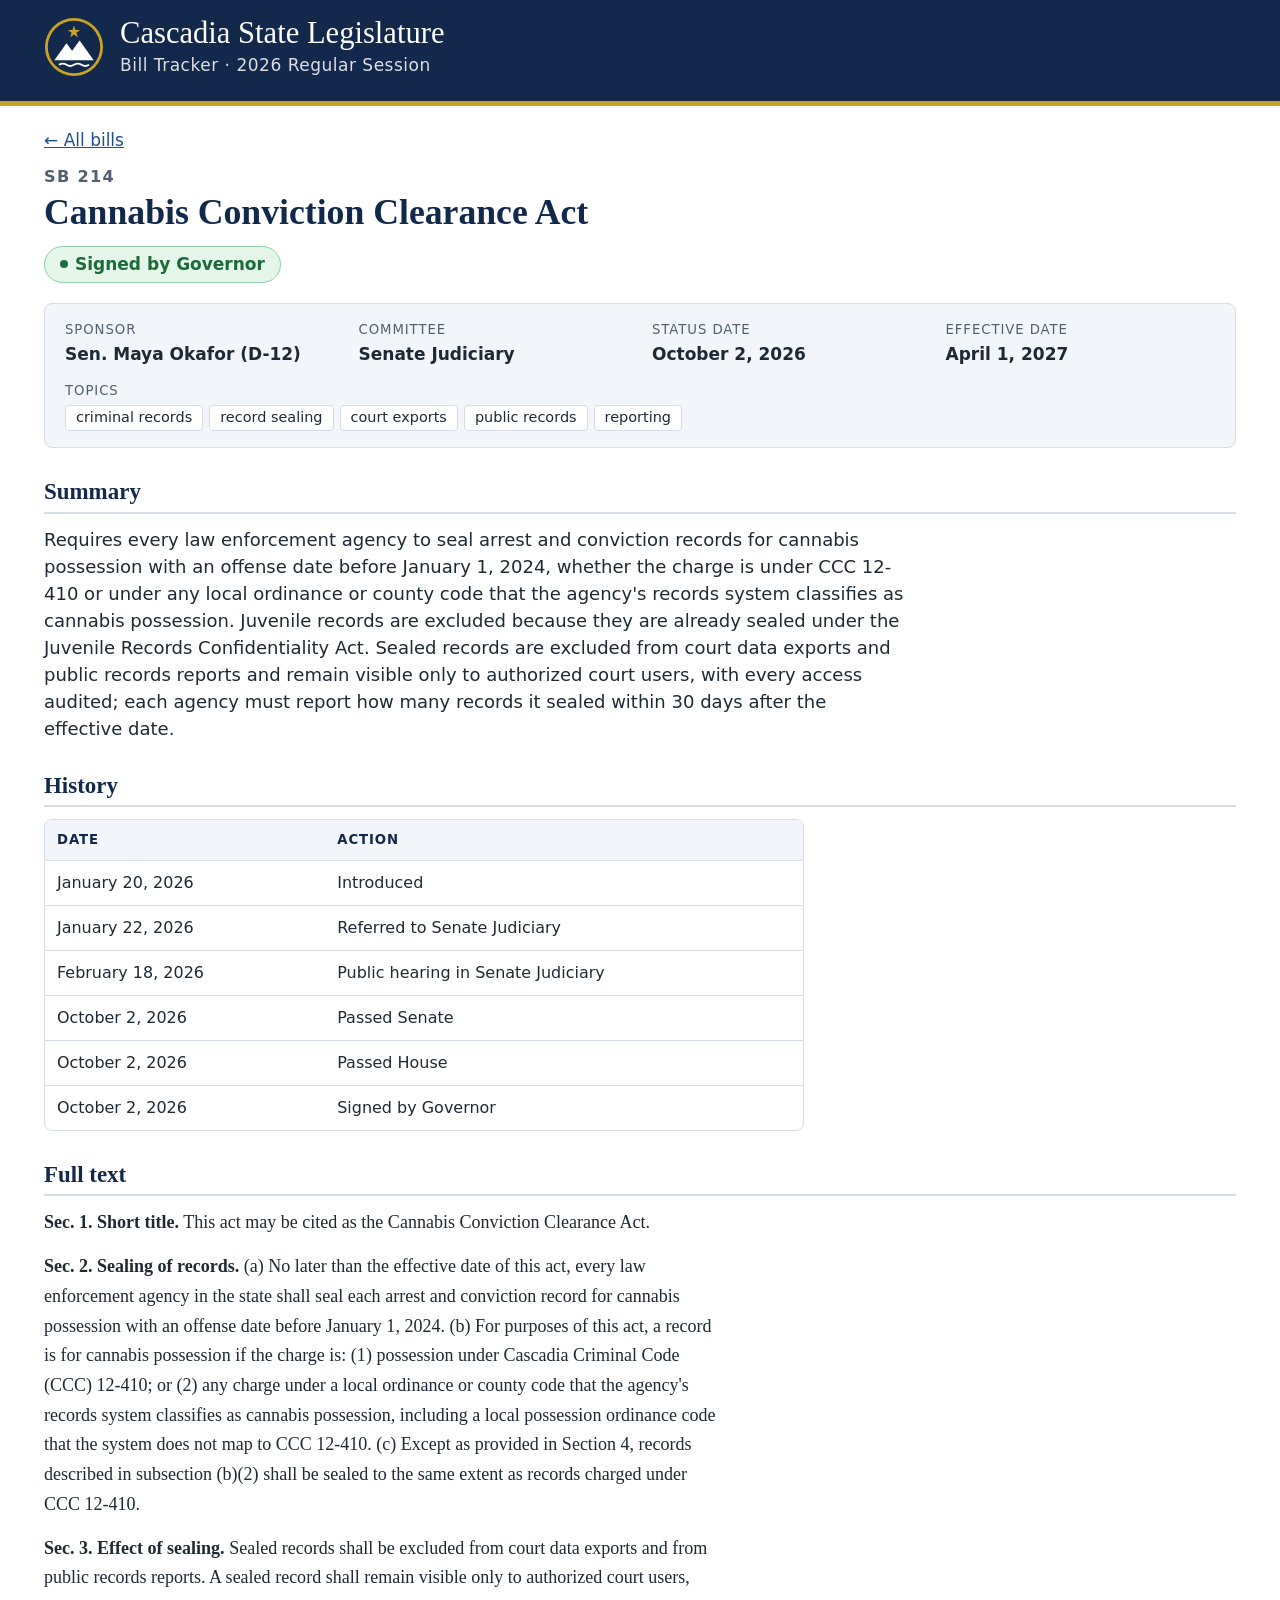
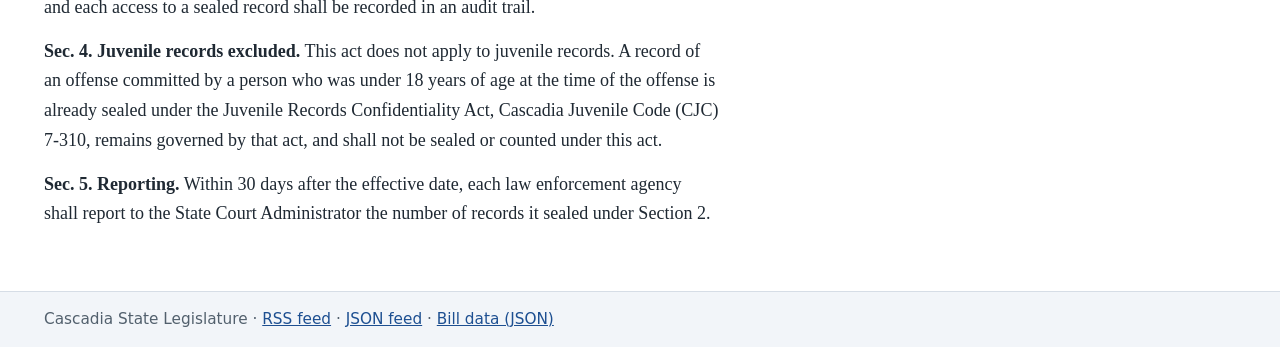
<file: bills/sb-214.html>
<!doctype html>
<html lang="en">
<head>
<meta charset="utf-8">
<meta name="viewport" content="width=device-width, initial-scale=1">
<title>SB 214 · Cannabis Conviction Clearance Act · Cascadia State Legislature</title>
<link rel="icon" href="data:image/svg+xml,%3Csvg%20xmlns%3D%22http%3A//www.w3.org/2000/svg%22%20viewBox%3D%220%200%2064%2064%22%20aria-hidden%3D%22true%22%3E%3Ccircle%20cx%3D%2232%22%20cy%3D%2232%22%20r%3D%2231%22%20fill%3D%22%23c9a227%22/%3E%3Ccircle%20cx%3D%2232%22%20cy%3D%2232%22%20r%3D%2228%22%20fill%3D%22%2313294b%22/%3E%3Cpolygon%20points%3D%2232%2C9%2033.57%2C13.84%2038.66%2C13.84%2034.54%2C16.83%2036.11%2C21.66%2032%2C18.67%2027.89%2C21.66%2029.46%2C16.83%2025.34%2C13.84%2030.43%2C13.84%22%20fill%3D%22%23c9a227%22/%3E%3Cpath%20d%3D%22M11%2046%2024%2028l6%208%208-11%2015%2021z%22%20fill%3D%22%23fff%22/%3E%3Cpath%20d%3D%22M16%2051q4-2.5%208%200t8%200%208%200%208%200%22%20fill%3D%22none%22%20stroke%3D%22%23fff%22%20stroke-width%3D%222%22/%3E%3C/svg%3E">
<link rel="stylesheet" href="../assets/site.css">
<link rel="alternate" type="application/rss+xml" title="Cascadia Legislature · Bill Tracker" href="../bills/feed.rss">
</head>
<body>
<header class="site-header">
  <div class="wrap">
    <a class="brand" href="../index.html">
      <span class="seal"><svg xmlns="http://www.w3.org/2000/svg" viewBox="0 0 64 64" aria-hidden="true"><circle cx="32" cy="32" r="31" fill="#c9a227"/><circle cx="32" cy="32" r="28" fill="#13294b"/><polygon points="32,9 33.57,13.84 38.66,13.84 34.54,16.83 36.11,21.66 32,18.67 27.89,21.66 29.46,16.83 25.34,13.84 30.43,13.84" fill="#c9a227"/><path d="M11 46 24 28l6 8 8-11 15 21z" fill="#fff"/><path d="M16 51q4-2.5 8 0t8 0 8 0 8 0" fill="none" stroke="#fff" stroke-width="2"/></svg></span>
      <span>
        <span class="brand-name">Cascadia State Legislature</span>
        <span class="brand-sub">Bill Tracker · 2026 Regular Session</span>
      </span>
    </a>
  </div>
</header>
<main class="wrap">
<p class="crumbs"><a href="../index.html">← All bills</a></p>
<h1 class="bill-title"><span class="eyebrow">SB 214</span> Cannabis Conviction Clearance Act</h1>
<p class="status-line"><span class="pill pill-signed-by-governor">Signed by Governor</span></p>
<dl class="meta">
  <div><dt>Sponsor</dt><dd>Sen. Maya Okafor (D-12)</dd></div>
  <div><dt>Committee</dt><dd>Senate Judiciary</dd></div>
  <div><dt>Status date</dt><dd>October 2, 2026</dd></div>
  <div><dt>Effective date</dt><dd>April 1, 2027</dd></div>
  <div class="topics"><dt>Topics</dt><dd><ul class="tags"><li>criminal records</li><li>record sealing</li><li>court exports</li><li>public records</li><li>reporting</li></ul></dd></div>
</dl>
<h2>Summary</h2>
<p class="summary">Requires every law enforcement agency to seal arrest and conviction records for cannabis possession with an offense date before January 1, 2024, whether the charge is under CCC 12-410 or under any local ordinance or county code that the agency&#x27;s records system classifies as cannabis possession. Juvenile records are excluded because they are already sealed under the Juvenile Records Confidentiality Act. Sealed records are excluded from court data exports and public records reports and remain visible only to authorized court users, with every access audited; each agency must report how many records it sealed within 30 days after the effective date.</p>
<h2>History</h2>
<div class="table-wrap history">
  <table>
    <thead><tr><th scope="col">Date</th><th scope="col">Action</th></tr></thead>
    <tbody>
      <tr><td class="nowrap">January 20, 2026</td><td>Introduced</td></tr>
      <tr><td class="nowrap">January 22, 2026</td><td>Referred to Senate Judiciary</td></tr>
      <tr><td class="nowrap">February 18, 2026</td><td>Public hearing in Senate Judiciary</td></tr>
      <tr><td class="nowrap">October 2, 2026</td><td>Passed Senate</td></tr>
      <tr><td class="nowrap">October 2, 2026</td><td>Passed House</td></tr>
      <tr><td class="nowrap">October 2, 2026</td><td>Signed by Governor</td></tr>
    </tbody>
  </table>
</div>
<h2>Full text</h2>
<div class="full-text">
  <p id="sec-1"><strong>Sec. 1. Short title.</strong> This act may be cited as the Cannabis Conviction Clearance Act.</p>
  <p id="sec-2"><strong>Sec. 2. Sealing of records.</strong> (a) No later than the effective date of this act, every law enforcement agency in the state shall seal each arrest and conviction record for cannabis possession with an offense date before January 1, 2024. (b) For purposes of this act, a record is for cannabis possession if the charge is: (1) possession under Cascadia Criminal Code (CCC) 12-410; or (2) any charge under a local ordinance or county code that the agency&#x27;s records system classifies as cannabis possession, including a local possession ordinance code that the system does not map to CCC 12-410. (c) Except as provided in Section 4, records described in subsection (b)(2) shall be sealed to the same extent as records charged under CCC 12-410.</p>
  <p id="sec-3"><strong>Sec. 3. Effect of sealing.</strong> Sealed records shall be excluded from court data exports and from public records reports. A sealed record shall remain visible only to authorized court users, and each access to a sealed record shall be recorded in an audit trail.</p>
  <p id="sec-4"><strong>Sec. 4. Juvenile records excluded.</strong> This act does not apply to juvenile records. A record of an offense committed by a person who was under 18 years of age at the time of the offense is already sealed under the Juvenile Records Confidentiality Act, Cascadia Juvenile Code (CJC) 7-310, remains governed by that act, and shall not be sealed or counted under this act.</p>
  <p id="sec-5"><strong>Sec. 5. Reporting.</strong> Within 30 days after the effective date, each law enforcement agency shall report to the State Court Administrator the number of records it sealed under Section 2.</p>
</div>
</main>
<footer class="site-footer">
  <div class="wrap">
    <p>Cascadia State Legislature · <a href="../bills/feed.rss">RSS feed</a> · <a href="../bills/feed.json">JSON feed</a> · <a href="../bills/index.json">Bill data (JSON)</a></p>
  </div>
</footer>
</body>
</html>
</file>
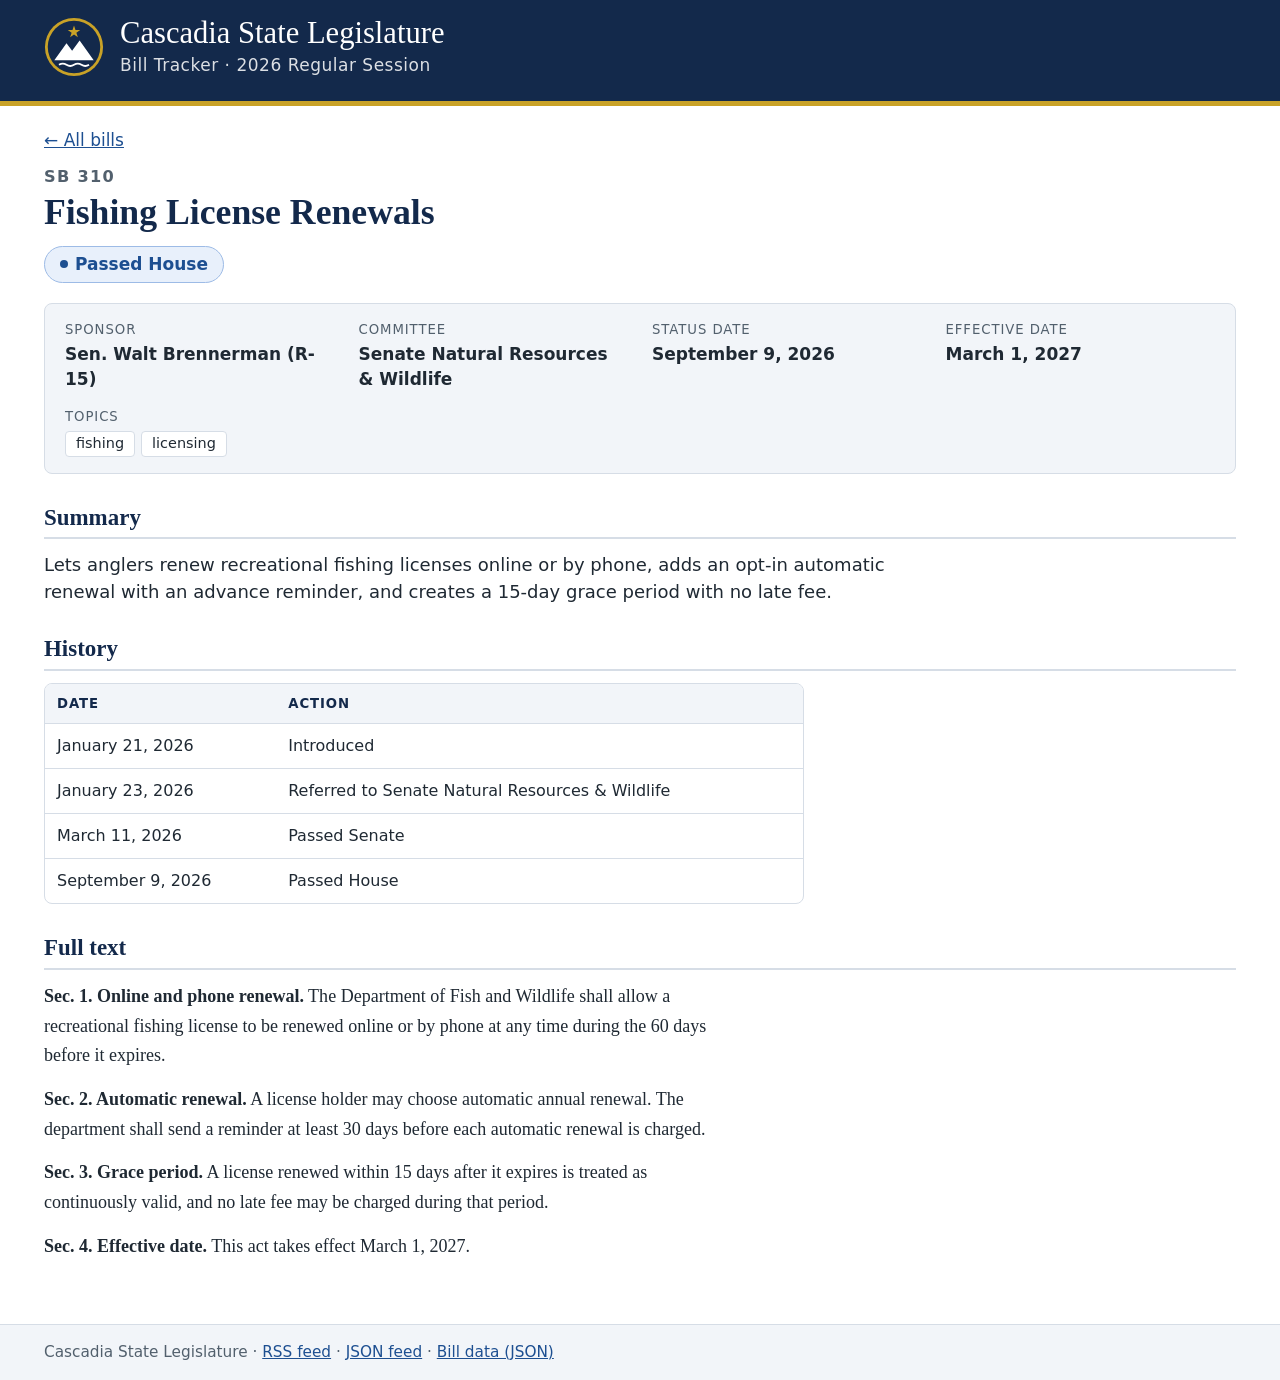
<file: bills/sb-310.html>
<!doctype html>
<html lang="en">
<head>
<meta charset="utf-8">
<meta name="viewport" content="width=device-width, initial-scale=1">
<title>SB 310 · Fishing License Renewals · Cascadia State Legislature</title>
<link rel="icon" href="data:image/svg+xml,%3Csvg%20xmlns%3D%22http%3A//www.w3.org/2000/svg%22%20viewBox%3D%220%200%2064%2064%22%20aria-hidden%3D%22true%22%3E%3Ccircle%20cx%3D%2232%22%20cy%3D%2232%22%20r%3D%2231%22%20fill%3D%22%23c9a227%22/%3E%3Ccircle%20cx%3D%2232%22%20cy%3D%2232%22%20r%3D%2228%22%20fill%3D%22%2313294b%22/%3E%3Cpolygon%20points%3D%2232%2C9%2033.57%2C13.84%2038.66%2C13.84%2034.54%2C16.83%2036.11%2C21.66%2032%2C18.67%2027.89%2C21.66%2029.46%2C16.83%2025.34%2C13.84%2030.43%2C13.84%22%20fill%3D%22%23c9a227%22/%3E%3Cpath%20d%3D%22M11%2046%2024%2028l6%208%208-11%2015%2021z%22%20fill%3D%22%23fff%22/%3E%3Cpath%20d%3D%22M16%2051q4-2.5%208%200t8%200%208%200%208%200%22%20fill%3D%22none%22%20stroke%3D%22%23fff%22%20stroke-width%3D%222%22/%3E%3C/svg%3E">
<link rel="stylesheet" href="../assets/site.css">
<link rel="alternate" type="application/rss+xml" title="Cascadia Legislature · Bill Tracker" href="../bills/feed.rss">
</head>
<body>
<header class="site-header">
  <div class="wrap">
    <a class="brand" href="../index.html">
      <span class="seal"><svg xmlns="http://www.w3.org/2000/svg" viewBox="0 0 64 64" aria-hidden="true"><circle cx="32" cy="32" r="31" fill="#c9a227"/><circle cx="32" cy="32" r="28" fill="#13294b"/><polygon points="32,9 33.57,13.84 38.66,13.84 34.54,16.83 36.11,21.66 32,18.67 27.89,21.66 29.46,16.83 25.34,13.84 30.43,13.84" fill="#c9a227"/><path d="M11 46 24 28l6 8 8-11 15 21z" fill="#fff"/><path d="M16 51q4-2.5 8 0t8 0 8 0 8 0" fill="none" stroke="#fff" stroke-width="2"/></svg></span>
      <span>
        <span class="brand-name">Cascadia State Legislature</span>
        <span class="brand-sub">Bill Tracker · 2026 Regular Session</span>
      </span>
    </a>
  </div>
</header>
<main class="wrap">
<p class="crumbs"><a href="../index.html">← All bills</a></p>
<h1 class="bill-title"><span class="eyebrow">SB 310</span> Fishing License Renewals</h1>
<p class="status-line"><span class="pill pill-passed-house">Passed House</span></p>
<dl class="meta">
  <div><dt>Sponsor</dt><dd>Sen. Walt Brennerman (R-15)</dd></div>
  <div><dt>Committee</dt><dd>Senate Natural Resources &amp; Wildlife</dd></div>
  <div><dt>Status date</dt><dd>September 9, 2026</dd></div>
  <div><dt>Effective date</dt><dd>March 1, 2027</dd></div>
  <div class="topics"><dt>Topics</dt><dd><ul class="tags"><li>fishing</li><li>licensing</li></ul></dd></div>
</dl>
<h2>Summary</h2>
<p class="summary">Lets anglers renew recreational fishing licenses online or by phone, adds an opt-in automatic renewal with an advance reminder, and creates a 15-day grace period with no late fee.</p>
<h2>History</h2>
<div class="table-wrap history">
  <table>
    <thead><tr><th scope="col">Date</th><th scope="col">Action</th></tr></thead>
    <tbody>
      <tr><td class="nowrap">January 21, 2026</td><td>Introduced</td></tr>
      <tr><td class="nowrap">January 23, 2026</td><td>Referred to Senate Natural Resources &amp; Wildlife</td></tr>
      <tr><td class="nowrap">March 11, 2026</td><td>Passed Senate</td></tr>
      <tr><td class="nowrap">September 9, 2026</td><td>Passed House</td></tr>
    </tbody>
  </table>
</div>
<h2>Full text</h2>
<div class="full-text">
  <p id="sec-1"><strong>Sec. 1. Online and phone renewal.</strong> The Department of Fish and Wildlife shall allow a recreational fishing license to be renewed online or by phone at any time during the 60 days before it expires.</p>
  <p id="sec-2"><strong>Sec. 2. Automatic renewal.</strong> A license holder may choose automatic annual renewal. The department shall send a reminder at least 30 days before each automatic renewal is charged.</p>
  <p id="sec-3"><strong>Sec. 3. Grace period.</strong> A license renewed within 15 days after it expires is treated as continuously valid, and no late fee may be charged during that period.</p>
  <p id="sec-4"><strong>Sec. 4. Effective date.</strong> This act takes effect March 1, 2027.</p>
</div>
</main>
<footer class="site-footer">
  <div class="wrap">
    <p>Cascadia State Legislature · <a href="../bills/feed.rss">RSS feed</a> · <a href="../bills/feed.json">JSON feed</a> · <a href="../bills/index.json">Bill data (JSON)</a></p>
  </div>
</footer>
</body>
</html>
</file>
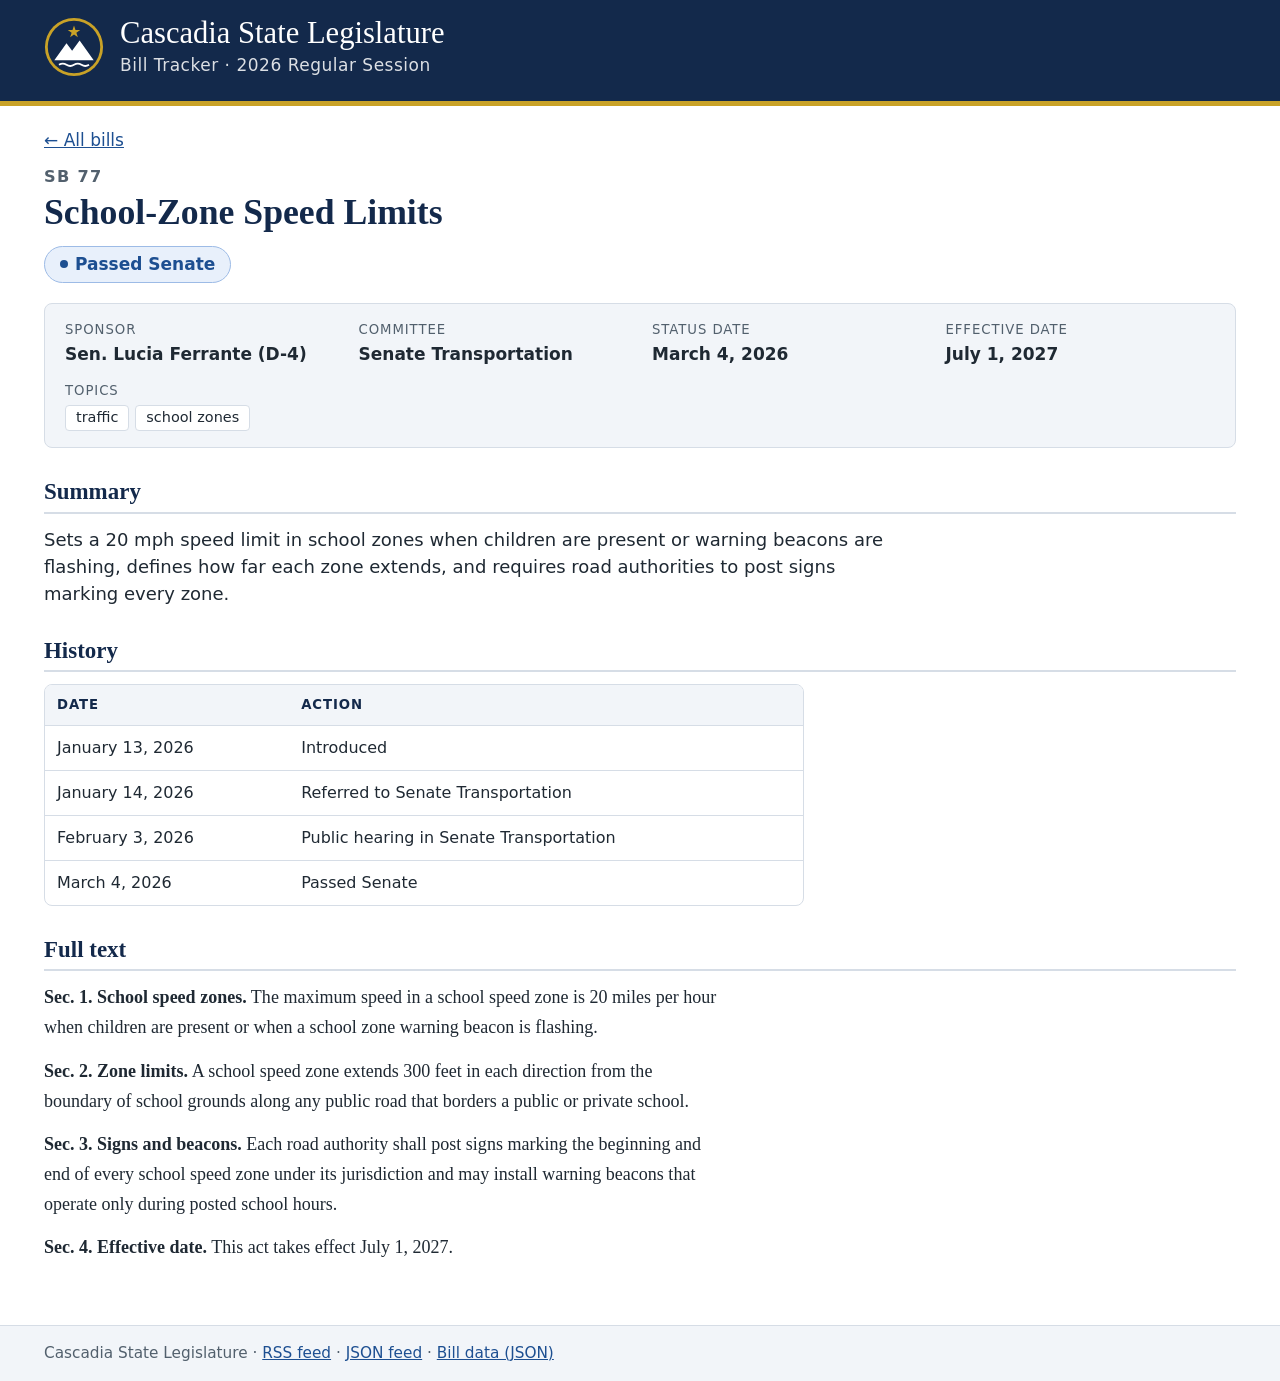
<file: bills/sb-77.html>
<!doctype html>
<html lang="en">
<head>
<meta charset="utf-8">
<meta name="viewport" content="width=device-width, initial-scale=1">
<title>SB 77 · School-Zone Speed Limits · Cascadia State Legislature</title>
<link rel="icon" href="data:image/svg+xml,%3Csvg%20xmlns%3D%22http%3A//www.w3.org/2000/svg%22%20viewBox%3D%220%200%2064%2064%22%20aria-hidden%3D%22true%22%3E%3Ccircle%20cx%3D%2232%22%20cy%3D%2232%22%20r%3D%2231%22%20fill%3D%22%23c9a227%22/%3E%3Ccircle%20cx%3D%2232%22%20cy%3D%2232%22%20r%3D%2228%22%20fill%3D%22%2313294b%22/%3E%3Cpolygon%20points%3D%2232%2C9%2033.57%2C13.84%2038.66%2C13.84%2034.54%2C16.83%2036.11%2C21.66%2032%2C18.67%2027.89%2C21.66%2029.46%2C16.83%2025.34%2C13.84%2030.43%2C13.84%22%20fill%3D%22%23c9a227%22/%3E%3Cpath%20d%3D%22M11%2046%2024%2028l6%208%208-11%2015%2021z%22%20fill%3D%22%23fff%22/%3E%3Cpath%20d%3D%22M16%2051q4-2.5%208%200t8%200%208%200%208%200%22%20fill%3D%22none%22%20stroke%3D%22%23fff%22%20stroke-width%3D%222%22/%3E%3C/svg%3E">
<link rel="stylesheet" href="../assets/site.css">
<link rel="alternate" type="application/rss+xml" title="Cascadia Legislature · Bill Tracker" href="../bills/feed.rss">
</head>
<body>
<header class="site-header">
  <div class="wrap">
    <a class="brand" href="../index.html">
      <span class="seal"><svg xmlns="http://www.w3.org/2000/svg" viewBox="0 0 64 64" aria-hidden="true"><circle cx="32" cy="32" r="31" fill="#c9a227"/><circle cx="32" cy="32" r="28" fill="#13294b"/><polygon points="32,9 33.57,13.84 38.66,13.84 34.54,16.83 36.11,21.66 32,18.67 27.89,21.66 29.46,16.83 25.34,13.84 30.43,13.84" fill="#c9a227"/><path d="M11 46 24 28l6 8 8-11 15 21z" fill="#fff"/><path d="M16 51q4-2.5 8 0t8 0 8 0 8 0" fill="none" stroke="#fff" stroke-width="2"/></svg></span>
      <span>
        <span class="brand-name">Cascadia State Legislature</span>
        <span class="brand-sub">Bill Tracker · 2026 Regular Session</span>
      </span>
    </a>
  </div>
</header>
<main class="wrap">
<p class="crumbs"><a href="../index.html">← All bills</a></p>
<h1 class="bill-title"><span class="eyebrow">SB 77</span> School-Zone Speed Limits</h1>
<p class="status-line"><span class="pill pill-passed-senate">Passed Senate</span></p>
<dl class="meta">
  <div><dt>Sponsor</dt><dd>Sen. Lucia Ferrante (D-4)</dd></div>
  <div><dt>Committee</dt><dd>Senate Transportation</dd></div>
  <div><dt>Status date</dt><dd>March 4, 2026</dd></div>
  <div><dt>Effective date</dt><dd>July 1, 2027</dd></div>
  <div class="topics"><dt>Topics</dt><dd><ul class="tags"><li>traffic</li><li>school zones</li></ul></dd></div>
</dl>
<h2>Summary</h2>
<p class="summary">Sets a 20 mph speed limit in school zones when children are present or warning beacons are flashing, defines how far each zone extends, and requires road authorities to post signs marking every zone.</p>
<h2>History</h2>
<div class="table-wrap history">
  <table>
    <thead><tr><th scope="col">Date</th><th scope="col">Action</th></tr></thead>
    <tbody>
      <tr><td class="nowrap">January 13, 2026</td><td>Introduced</td></tr>
      <tr><td class="nowrap">January 14, 2026</td><td>Referred to Senate Transportation</td></tr>
      <tr><td class="nowrap">February 3, 2026</td><td>Public hearing in Senate Transportation</td></tr>
      <tr><td class="nowrap">March 4, 2026</td><td>Passed Senate</td></tr>
    </tbody>
  </table>
</div>
<h2>Full text</h2>
<div class="full-text">
  <p id="sec-1"><strong>Sec. 1. School speed zones.</strong> The maximum speed in a school speed zone is 20 miles per hour when children are present or when a school zone warning beacon is flashing.</p>
  <p id="sec-2"><strong>Sec. 2. Zone limits.</strong> A school speed zone extends 300 feet in each direction from the boundary of school grounds along any public road that borders a public or private school.</p>
  <p id="sec-3"><strong>Sec. 3. Signs and beacons.</strong> Each road authority shall post signs marking the beginning and end of every school speed zone under its jurisdiction and may install warning beacons that operate only during posted school hours.</p>
  <p id="sec-4"><strong>Sec. 4. Effective date.</strong> This act takes effect July 1, 2027.</p>
</div>
</main>
<footer class="site-footer">
  <div class="wrap">
    <p>Cascadia State Legislature · <a href="../bills/feed.rss">RSS feed</a> · <a href="../bills/feed.json">JSON feed</a> · <a href="../bills/index.json">Bill data (JSON)</a></p>
  </div>
</footer>
</body>
</html>
</file>
<file: assets/site.css>
:root {
  --navy: #13294b;
  --gold: #c9a227;
  --ink: #1f2933;
  --muted: #52606d;
  --line: #d6dde6;
  --tint: #f2f5f9;
  --link: #1d4f91;
  --serif: Georgia, serif;
  --sans: system-ui, sans-serif;
}

* { box-sizing: border-box; }

html { font-size: 17px; }

body {
  margin: 0;
  background: #fff;
  color: var(--ink);
  font-family: var(--sans);
  line-height: 1.5;
}

a { color: var(--link); }
a:hover { color: var(--navy); }

h1, h2 { color: var(--navy); font-family: var(--serif); line-height: 1.2; }

.wrap { max-width: 1240px; margin: 0 auto; padding: 0 24px; }
.nowrap { white-space: nowrap; }

/* Header and footer */

.site-header { background: var(--navy); border-bottom: 5px solid var(--gold); }
.site-header .wrap { padding-top: 16px; padding-bottom: 16px; }
.brand { display: inline-flex; align-items: center; gap: 16px; color: #fff; text-decoration: none; }
.brand:hover { color: #fff; }
.seal svg { display: block; width: 60px; height: 60px; }
.brand-name { display: block; font-family: var(--serif); font-size: 1.8rem; line-height: 1.15; }
.brand-sub { display: block; margin-top: 2px; font-size: 1rem; letter-spacing: .03em; opacity: .85; }

main.wrap { padding-top: 22px; padding-bottom: 48px; }

.site-footer { border-top: 1px solid var(--line); background: var(--tint); color: var(--muted); font-size: .9rem; }
.site-footer .wrap { padding-top: 6px; padding-bottom: 6px; }
.site-footer p { margin: 10px 0; }

/* Tables */

.table-wrap { overflow-x: auto; border: 1px solid var(--line); border-radius: 8px; }
table { width: 100%; border-collapse: collapse; font-size: .94rem; }
th, td { padding: 10px 12px; border-bottom: 1px solid var(--line); text-align: left; vertical-align: middle; }
thead th { background: var(--tint); color: var(--navy); font-size: .78rem; letter-spacing: .07em; text-transform: uppercase; }
tbody tr:last-child td { border-bottom: 0; }
tbody tr:hover { background: #f8fafc; }

/* Status pills */

.pill {
  display: inline-flex;
  align-items: center;
  gap: 7px;
  padding: 3px 11px;
  border: 1px solid #c3ccd6;
  border-radius: 999px;
  background: #eef1f5;
  color: #3e4c59;
  font-size: .85rem;
  font-weight: 600;
  white-space: nowrap;
}
.pill::before { content: ""; width: 8px; height: 8px; border-radius: 50%; background: currentColor; }
.pill-in-committee { border-color: #e9c46a; background: #fff6dc; color: #7a5200; }
.pill-passed-senate, .pill-passed-house { border-color: #9dbbe6; background: #e8f0fb; color: #1d4f91; }
.pill-signed-by-governor { border-color: #8fd0a8; background: #e4f5ea; color: #1b6a3a; }

/* Tracker home */

.toolbar { display: flex; flex-wrap: wrap; align-items: flex-end; justify-content: space-between; gap: 16px; margin-bottom: 16px; }
.toolbar h1 { margin: 0; font-size: 2rem; }
.updated { margin: 4px 0 0; color: var(--muted); }
.feed-link {
  display: inline-flex;
  align-items: center;
  gap: 8px;
  padding: 7px 14px;
  border: 1px solid var(--line);
  border-radius: 6px;
  font-weight: 600;
  text-decoration: none;
}
.feed-link:hover { background: var(--tint); }
.feed-link svg { width: 18px; height: 18px; }
.bill-id a { font-weight: 700; white-space: nowrap; }

/* Bill page */

.crumbs { margin: 0 0 14px; }
.bill-title { margin: 0 0 12px; font-size: 2.1rem; }
.eyebrow { display: block; margin-bottom: 4px; color: var(--muted); font-family: var(--sans); font-size: .95rem; letter-spacing: .08em; }
.status-line { margin: 0 0 20px; }
.status-line .pill { padding: 5px 15px; font-size: 1rem; }
.meta {
  display: grid;
  grid-template-columns: repeat(4, minmax(0, 1fr));
  gap: 14px 24px;
  margin: 0;
  padding: 16px 20px;
  border: 1px solid var(--line);
  border-radius: 8px;
  background: var(--tint);
}
.meta dt { color: var(--muted); font-size: .78rem; letter-spacing: .07em; text-transform: uppercase; }
.meta dd { margin: 2px 0 0; font-weight: 600; }
.meta .topics { grid-column: 1 / -1; }
.tags { display: flex; flex-wrap: wrap; gap: 6px; margin: 4px 0 0; padding: 0; list-style: none; }
.tags li { padding: 1px 10px; border: 1px solid var(--line); border-radius: 4px; background: #fff; font-size: .85rem; font-weight: 500; }
main h2 { margin: 30px 0 12px; padding-bottom: 6px; border-bottom: 2px solid var(--line); font-size: 1.35rem; }
.summary { max-width: 75ch; margin: 0; font-size: 1.06rem; }
.history { max-width: 760px; }
.full-text { max-width: 75ch; font-family: var(--serif); font-size: 1.06rem; line-height: 1.65; }
.full-text p { margin: 0 0 14px; }

@media (max-width: 760px) {
  .brand-name { font-size: 1.4rem; }
  .meta { grid-template-columns: 1fr 1fr; }
}
</file>
